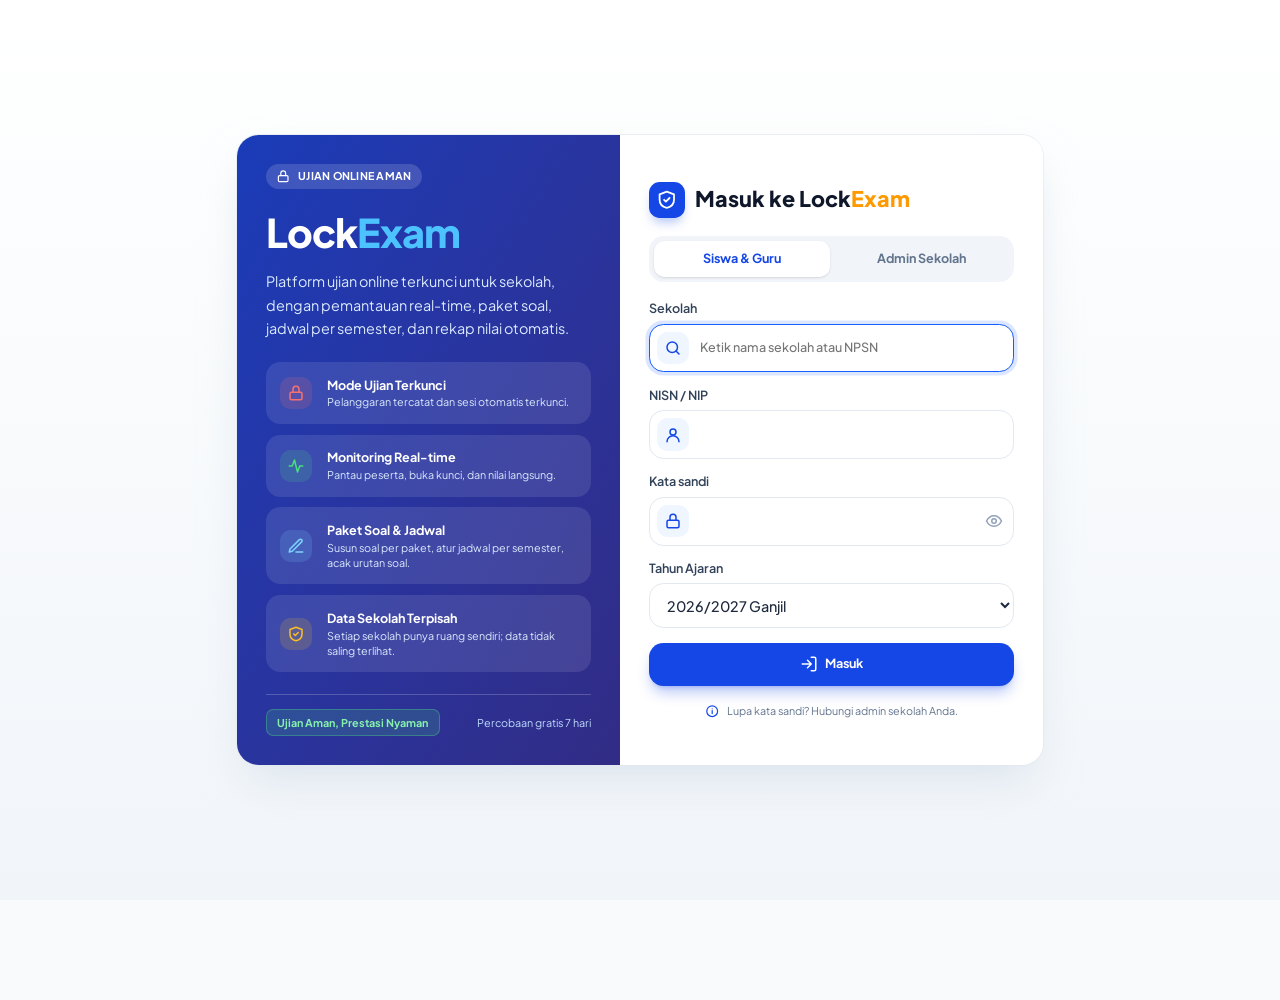
<file: index.html>
<!doctype html><html lang="id" translate="no" class="notranslate"><head><meta charset="utf-8"/>
<meta name="google" content="notranslate"/><meta http-equiv="Content-Language" content="id"/>
<meta name="viewport" content="width=device-width,initial-scale=1,viewport-fit=cover"/>
<meta name="theme-color" content="#ffffff"/>
<link rel="manifest" href="/manifest.webmanifest?v=18"/><link rel="icon" type="image/png" sizes="192x192" href="/icons/icon-192.png?v=18"/><link rel="icon" type="image/svg+xml" href="/icons/favicon.svg?v=18"/><link rel="apple-touch-icon" sizes="180x180" href="/icons/apple-touch-icon.png?v=18"/><meta name="apple-mobile-web-app-capable" content="yes"/>
<link rel="preconnect" href="https://fonts.googleapis.com"/><link rel="preconnect" href="https://fonts.gstatic.com" crossorigin/>
<link href="https://fonts.googleapis.com/css2?family=Plus+Jakarta+Sans:wght@400;500;600;700;800&display=swap" rel="stylesheet"/>
<title>LockExam</title>
<style>
:root{--vz:1}@media(min-width:1024px){:root{--vz:.9}html{zoom:.9}}
body{margin:0;font-family:"Plus Jakarta Sans",system-ui,sans-serif}
.boot{min-height:calc(100vh / var(--vz));min-height:calc(100dvh / var(--vz));display:grid;place-content:center;justify-items:center;gap:16px;background:linear-gradient(to bottom,#fff,#f1f5f9);color:#0f172a;text-align:center}
.boot .m{display:grid;place-items:center;width:64px;height:64px;border-radius:20px;background:linear-gradient(135deg,#1d4ed8,#3730a3);color:#fff;box-shadow:0 10px 15px -3px rgba(29,78,216,.3);animation:bp 1.6s ease-in-out infinite}
.boot .l{font-size:28px;font-weight:800;line-height:1.2}.boot .l b{color:#f59e0b}
.boot .t{width:180px;height:4px;border-radius:99px;background:#e2e8f0;overflow:hidden}
.boot .t i{display:block;height:100%;width:40%;background:#1d4ed8;border-radius:99px;animation:bi 1.2s ease-in-out infinite}
.boot small{color:#64748b;font-size:13px}
@keyframes bp{50%{opacity:.6;transform:scale(.97)}}@keyframes bi{from{transform:translateX(-100%)}to{transform:translateX(260%)}}
</style>  <script>
window.__ENV__ = {
  VITE_SUPABASE_URL: "https://dgcpdsqzllcnhvyvalaf.supabase.co",
  VITE_SUPABASE_ANON_KEY: "eyJhbGciOiJIUzI1NiIsInR5cCI6IkpXVCJ9.eyJpc3MiOiJzdXBhYmFzZSIsInJlZiI6ImRnY3Bkc3F6bGxjbmh2eXZhbGFmIiwicm9sZSI6ImFub24iLCJpYXQiOjE3OTU2ODU3NDksImV4cCI6MjExMTI2MTc0OX0.b1wSU-bIKmyH1See6G4V_3QpqJDvb_tDMrxQES2qqOw"
};
</script>
<script type="module" crossorigin src="/assets/index-l3-6NSvD.js"></script>
  <link rel="stylesheet" crossorigin href="/assets/index-BkufhDMT.css">
</head>
<body translate="no" class="notranslate"><div id="root"><div class="boot"><div class="m"><svg width="32" height="32" viewBox="0 0 24 24" fill="none" stroke="currentColor" stroke-width="2" stroke-linecap="round" stroke-linejoin="round"><path d="M12 3 4 6v6c0 5 3.5 8 8 9 4.5-1 8-4 8-9V6z"/><path d="m9 12 2 2 4-4"/></svg></div><div class="l">Lock<b>Exam</b></div><div class="t"><i></i></div><small>Menyiapkan aplikasi…</small></div></div></body></html>
</file>
<file: assets/index-BkufhDMT.css>
:root{--b1:#0147ac;--b2:#001455;--b3:#1b63d4;--g:linear-gradient(180deg,#0147ac,#001455);--ink:#0f1f3d;--tx:#334155;--mut:#64748b;--line:#e3e9f4;--bg:#f1f5fb;--gold:#f5b400;--ok:#16a34a;--bad:#dc2626;--vio:#7c3aed;--r:16px;--sh:0 1px 2px rgba(15,31,61,.04),0 8px 24px rgba(1,71,172,.07);--shh:0 2px 4px rgba(15,31,61,.05),0 14px 32px rgba(1,71,172,.13)}*{box-sizing:border-box;margin:0}html{-webkit-text-size-adjust:100%}body{font-family:Plus Jakarta Sans,Inter,system-ui,-apple-system,Segoe UI,sans-serif;background:var(--bg);color:var(--ink);font-size:14px;line-height:1.5;-webkit-font-smoothing:antialiased}h1,h2,h3{line-height:1.2}h3{font-size:16px;font-weight:700}button{font:inherit}:focus-visible{outline:2px solid var(--b3);outline-offset:2px}svg{max-width:100%;height:auto}b{font-weight:700}label{display:grid;gap:5px;font-size:12px;font-weight:500;color:var(--mut);text-align:left}input,select,textarea{padding:10px 12px;border:1px solid var(--line);border-radius:12px;font:inherit;color:var(--ink);background:#fff;transition:border-color .15s,box-shadow .15s}input:focus,select:focus,textarea:focus{outline:0;border-color:var(--b3);box-shadow:0 0 0 3px #1b63d426}select,textarea{width:100%}input:not([type=checkbox]):not([type=radio]):not([type=file]),select{min-height:42px}select{appearance:none;-webkit-appearance:none;-moz-appearance:none;padding-right:38px;cursor:pointer;text-overflow:ellipsis;background:#fff url("data:image/svg+xml,%3Csvg xmlns='http://www.w3.org/2000/svg' width='16' height='16' viewBox='0 0 24 24' fill='none' stroke='%2364748b' stroke-width='2.4' stroke-linecap='round' stroke-linejoin='round'%3E%3Cpath d='m6 9 6 6 6-6'/%3E%3C/svg%3E") no-repeat right 12px center/16px}select:hover:not(:disabled){border-color:#b9c9e6}select:disabled{background-color:#f3f6fb;color:var(--mut);cursor:not-allowed}.bar select{width:auto;min-width:210px;max-width:100%}input[type=checkbox]{padding:0;accent-color:var(--b1)}.pw{position:relative;display:block}.pw input{width:100%;padding-right:44px}.pw button{position:absolute;right:6px;top:50%;transform:translateY(-50%);border:0;background:none;color:var(--mut);padding:6px;cursor:pointer;display:grid;border-radius:8px}.pw button:hover{color:var(--b1)}.chk{display:flex;gap:8px;align-items:center;flex-direction:row}.form{max-width:560px;display:grid;gap:12px}.two{display:grid;grid-template-columns:1fr 1fr;gap:10px}.three{display:grid;grid-template-columns:repeat(3,1fr);gap:10px}.seg{display:flex;gap:8px;flex-wrap:wrap}.seg button{flex:1;min-width:150px;text-align:left;display:grid;gap:2px;padding:10px 12px;border:1px solid var(--line);border-radius:12px;background:#fff;color:var(--ink);cursor:pointer;font-size:13px;font-weight:700;transition:.15s}.seg button small{font-weight:500;color:var(--mut);font-size:12px}.seg button:hover{border-color:var(--b3)}.seg button.on{border-color:var(--b1);background:#eaf1fd;box-shadow:0 0 0 2px #0147ac26}.fld>b{font-size:12px;color:var(--mut);font-weight:500;display:block;margin-bottom:5px}.hint{font-size:12px;color:var(--mut);margin-top:5px}.hint.warn{color:#b45309}.btn,.q{display:inline-flex;align-items:center;justify-content:center;gap:8px;cursor:pointer;transition:background .15s,transform .1s,box-shadow .15s,border-color .15s;text-decoration:none}.btn{background:var(--b1);color:#fff;border:0;border-radius:99px;padding:11px 22px;font-weight:700;box-shadow:0 6px 14px #0147ac40}.btn:active,.q:active{transform:scale(.98)}.btn.gold{background:var(--gold);color:var(--b2);box-shadow:0 6px 14px #f5b40059}.btn.gold:hover{background:#ffc41f}.btn:disabled,.q:disabled{opacity:.55;cursor:not-allowed;box-shadow:none}.q{background:#fff;border:1px solid var(--line);padding:8px 14px;border-radius:12px;font-size:13px;font-weight:600;color:var(--ink)}.q:hover{border-color:var(--b3);color:var(--b1)}.q.p{background:var(--b2);color:#fff;border-color:var(--b2)}.q.p:hover{background:var(--b1);color:#fff}.ib{display:grid;place-items:center;width:40px;height:40px;border:0;border-radius:12px;background:transparent;color:var(--tx);cursor:pointer}.ib:hover{background:#eaf1fd;color:var(--b1)}.err,.ok{display:flex;gap:8px;align-items:flex-start;border-radius:12px;padding:10px 12px;font-size:13px;margin:6px 0;text-align:left}.err{background:#fef2f2;color:#b91c1c;border:1px solid #fecaca}.ok{background:#f0fdf4;color:#15803d;border:1px solid #bbf7d0}.note{color:var(--mut);font-size:12px;margin-top:8px}.card{background:#fff;border:1px solid var(--line);border-radius:var(--r);padding:18px;box-shadow:var(--sh)}.card h3 small{font-weight:500;color:var(--mut)}.bar{display:flex;gap:8px;flex-wrap:wrap;align-items:center;margin-bottom:12px}.bar h3{margin-right:auto}.bar input{width:180px}.bar input[type=checkbox]{width:auto}.scroll{overflow-x:auto;border-radius:12px}table{width:100%;border-collapse:collapse;font-size:13px}th,td{padding:11px 12px;border-bottom:1px solid var(--line);text-align:left;white-space:nowrap}th{color:var(--mut);font-weight:600;font-size:12px;background:#f8fafd;position:sticky;top:0}tbody tr:hover td{background:#f8fafd}.ac a{color:var(--b1);cursor:pointer;margin-right:14px;font-weight:600}.ac a:hover{text-decoration:underline}td.empty{padding:0;white-space:normal}.empty{text-align:center;color:var(--mut);padding:24px}.imp{background:#f4f8ff;border:1px solid #dbe7fb;border-radius:12px;padding:12px;margin-bottom:12px;display:grid;gap:8px;justify-items:start}.chips{display:flex;flex-wrap:wrap;gap:6px;margin-top:6px}.chip{border:1px solid var(--line);background:#fff;border-radius:99px;padding:5px 13px;font-size:13px;cursor:pointer;color:var(--ink);transition:.15s}.chip:hover{border-color:var(--b3)}.chip.on{background:var(--b1);color:#fff;border-color:var(--b1)}.st{display:inline-block;font-size:12px;font-weight:600;padding:2px 10px;border-radius:99px;background:#e3e9f4;color:var(--tx)}.st-berlangsung{background:#dbeafe;color:#1d4ed8}.st-selesai{background:#dcfce7;color:#15803d}.st-terkunci{background:#fee2e2;color:#b91c1c}.modal{position:fixed;top:0;right:0;bottom:0;left:0;z-index:300;background:#0014558c;-webkit-backdrop-filter:blur(3px);backdrop-filter:blur(3px);display:flex;align-items:center;justify-content:center;padding:16px;animation:fade .15s}.mdl{background:#fff;border-radius:var(--r);width:min(420px,100%);max-height:calc(calc(100vh / var(--vz)) - 32px);max-height:calc(calc(100dvh / var(--vz)) - 32px);display:flex;flex-direction:column;overflow:hidden;box-shadow:var(--shh);animation:pop .18s ease-out}.mdl.big{width:min(640px,100%)}.mdh{display:flex;align-items:center;justify-content:space-between;gap:12px;padding:14px 14px 12px 20px;border-bottom:1px solid var(--line);flex:none}.mdh h3{font-size:17px}.mdb{padding:16px 20px;overflow-y:auto;display:grid;gap:14px;align-content:start;overscroll-behavior:contain;flex:1;min-height:0}.mdf{display:flex;gap:8px;justify-content:flex-end;flex-wrap:wrap;padding:12px 20px;border-top:1px solid var(--line);background:#f8fafd;flex:none}.mdb .err{margin:0}.modal .card{width:min(420px,100%);display:grid;gap:12px;max-height:calc(90vh / var(--vz));overflow:auto;animation:pop .18s ease-out}.card.big{width:min(640px,100%)!important}.center{min-height:calc(100vh / var(--vz));min-height:calc(100dvh / var(--vz));display:grid;place-items:center;padding:16px}.auth{min-height:calc(100vh / var(--vz));min-height:calc(100dvh / var(--vz));display:grid;grid-template-columns:1.05fr 1fr}.auth-art{position:relative;overflow:hidden;background:linear-gradient(160deg,#0147ac,#001455);color:#fff;padding:56px;display:flex;flex-direction:column;justify-content:center;gap:16px}.auth-art:before{content:"";position:absolute;top:0;right:0;bottom:0;left:0;background:radial-gradient(circle at 85% 12%,rgba(245,180,0,.28),transparent 42%),radial-gradient(circle at 10% 95%,rgba(42,120,224,.5),transparent 45%)}.auth-art>*{position:relative}.art-ring{position:absolute!important;right:-120px;top:-120px;width:380px;height:380px;border-radius:50%;border:1px solid rgba(255,255,255,.16);box-shadow:0 0 0 50px #ffffff0a,0 0 0 100px #ffffff08}.auth-art h2{font-size:48px;font-weight:800}.auth-art b,.auth-brand b,.banner b,.lockname b,.lg-logo b{color:var(--gold)}.tag{font-size:20px;font-weight:700;max-width:440px}.gd{color:var(--gold)}.sub{opacity:.85;max-width:430px}.bl{width:60px;height:60px;border-radius:18px;background:linear-gradient(135deg,var(--b1),var(--b3));color:#fff;display:grid;place-items:center;box-shadow:0 8px 20px #0147ac4d}.bl.big{width:88px;height:88px;border-radius:26px;background:#ffffff1f;border:1px solid rgba(255,255,255,.25);-webkit-backdrop-filter:blur(8px);backdrop-filter:blur(8px)}.pills{display:flex;gap:8px;flex-wrap:wrap;margin-top:12px}.pill{display:inline-flex;gap:6px;align-items:center;background:#ffffff1f;border:1px solid rgba(255,255,255,.2);-webkit-backdrop-filter:blur(6px);backdrop-filter:blur(6px);border-radius:99px;padding:5px 12px;font-size:12px;font-weight:600;color:#fff}.auth-form{display:grid;place-items:center;padding:24px;background:#fff}.auth-card{width:min(380px,100%);display:grid;gap:14px}.auth-brand{display:grid;justify-items:center;text-align:center;gap:6px;margin-bottom:6px}.auth-brand h2{font-size:30px;font-weight:800}.auth-brand p{color:var(--mut)}.auth-card .btn{width:100%;padding:13px}.auth-card .q{width:100%}.auth-card .note{text-align:center}@media (max-width:860px){.auth{grid-template-columns:1fr}.auth-art{display:none}.auth-form{background:var(--g);min-height:calc(100vh / var(--vz));min-height:calc(100dvh / var(--vz))}.auth-card{background:#fff;padding:28px 24px;border-radius:22px;box-shadow:var(--shh)}}.app{min-height:calc(100vh / var(--vz));min-height:calc(100dvh / var(--vz))}.side{position:fixed;inset:0 auto 0 0;width:248px;background:var(--g);color:#fff;padding:18px 12px;overflow-y:auto;overflow-x:hidden;scrollbar-width:none;-ms-overflow-style:none;overscroll-behavior:contain;display:flex;flex-direction:column;gap:4px;z-index:30;transition:width .2s}.brand{text-align:center;font-weight:700;font-size:13px;display:grid;gap:8px;justify-items:center;padding:4px 4px 0}.brand img{border-radius:50%;object-fit:contain}.brand .bl{background:#ffffff1f;border:1px solid rgba(255,255,255,.2)}.lockname{display:flex;align-items:center;justify-content:center;gap:8px;font-size:22px;font-weight:800;margin:12px 0 10px;color:#fff}.side nav{flex:1}.grp{font-size:11px;letter-spacing:.08em;text-transform:uppercase;color:#8fb0ee;padding:14px 14px 6px;font-weight:600}.side nav button,.bnav button{display:flex;align-items:center;gap:12px;width:100%;padding:11px 14px;border:0;border-radius:12px;background:transparent;color:#dbe7ff;cursor:pointer;font-size:14px;font-weight:500;text-align:left;transition:background .15s}.side nav button:hover{background:#ffffff17;color:#fff}.side nav button.on{background:var(--b3);color:#fff;font-weight:700;box-shadow:0 6px 16px #0003}.sidefoot{margin-top:10px;padding:12px 14px;border-radius:14px;background:#ffffff14;display:grid;gap:2px}.sidefoot small{color:#9db9ee;font-size:11px}main{margin-left:248px;min-height:calc(100vh / var(--vz));min-height:calc(100dvh / var(--vz));display:flex;flex-direction:column;transition:margin .2s}.app.col .side{width:76px;padding-inline:10px}.app.col main{margin-left:76px}.app.col .lbl{display:none}.app.col .side nav button{justify-content:center;padding:12px 0}.app.col .brand,.app.col .lockname{justify-content:center}.app.col .brand .bl,.app.col .brand img{width:44px;height:44px}main>header{position:sticky;top:0;z-index:20;display:flex;align-items:center;gap:14px;padding:calc(12px + env(safe-area-inset-top,0px)) 24px 12px;background:#ffffffdb;-webkit-backdrop-filter:saturate(1.4) blur(12px);backdrop-filter:saturate(1.4) blur(12px);border-bottom:1px solid var(--line)}.hid{flex:1;min-width:0}.hid h1{font-size:18px;font-weight:800;white-space:nowrap;overflow:hidden;text-overflow:ellipsis}.hid p{font-size:12px;color:var(--mut);white-space:nowrap;overflow:hidden;text-overflow:ellipsis}.usr{display:flex;gap:10px;align-items:center;flex:none}.meta{display:grid;line-height:1.25;text-align:right}.meta b{font-size:13px}.meta small{color:var(--mut);font-size:12px}.av{width:38px;height:38px;border-radius:50%;background:linear-gradient(135deg,var(--b1),var(--b3));color:#fff;display:grid;place-items:center;font-weight:700}.wrap{padding:22px 24px;flex:1}.page{display:grid;gap:16px;align-content:start;animation:rise .28s ease-out backwards}footer{display:flex;justify-content:space-between;gap:12px;flex-wrap:wrap;background:linear-gradient(90deg,#0147ac,#001455);color:#e6eeff;font-size:12px;padding:14px 24px}.fr{color:var(--gold);font-style:italic}.bnav,.sheetbg{display:none}.banner{position:relative;overflow:hidden;border-radius:20px;background:linear-gradient(110deg,#001455,#0147ac 60%,#2a78e0);color:#fff;padding:26px 30px;display:flex;align-items:center;justify-content:space-between;gap:24px;box-shadow:var(--shh)}.banner:after{content:"";position:absolute;top:0;right:0;bottom:0;left:0;background:radial-gradient(circle at 88% 15%,rgba(245,180,0,.3),transparent 38%);pointer-events:none}.banner>*{position:relative;z-index:1}.banner h2{font-size:34px;font-weight:800}.banner .tag{font-size:17px;margin:3px 0 2px}.banner .sub{font-size:13px;margin-bottom:14px;max-width:560px}.bact{display:flex;gap:10px 14px;align-items:center;flex-wrap:wrap}.bact .btn{padding:9px 18px;font-size:13px}.bact .pills{margin:0}.bact .pill{padding:4px 10px;font-size:11.5px}.art{flex:none;display:grid;place-items:center}.examart{display:block;width:220px;height:auto;filter:drop-shadow(0 8px 18px rgba(0,20,85,.35))}.stats{display:grid;grid-template-columns:repeat(4,1fr);gap:14px}.stc{display:flex;align-items:center;gap:14px;cursor:pointer;transition:transform .15s,box-shadow .15s}.stc:hover{transform:translateY(-2px);box-shadow:var(--shh)}.stc .ico{width:48px;height:48px;border-radius:50%;display:grid;place-items:center;color:#fff;flex:none}.stc b{font-size:28px;font-weight:800;display:block;line-height:1.1;font-variant-numeric:tabular-nums}.stc span{color:var(--mut);font-size:13px}.spark{margin-left:auto;width:84px;height:34px;flex:none}.stc.plain{display:block;cursor:default}.stc.plain:hover{transform:none;box-shadow:var(--sh)}.row{display:grid;grid-template-columns:1.6fr 1fr 1.2fr;gap:14px}.lg{display:flex;gap:14px;font-size:12px;color:var(--mut);margin:4px 0 8px}.dot{display:inline-block;width:9px;height:9px;border-radius:50%;margin-right:6px}.chart{position:relative}.tip{position:absolute;top:4px;max-width:calc(100% - 8px);transform:translate(-50%);background:var(--ink);color:#fff;border-radius:10px;padding:8px 10px;font-size:12px;display:grid;gap:2px;pointer-events:none;white-space:nowrap;box-shadow:var(--shh)}.don{display:flex;gap:16px;align-items:center;justify-content:center;flex-wrap:wrap;padding-top:8px}.legend{display:grid;gap:8px;font-size:13px}.quick{display:flex;gap:10px;align-items:center;flex-wrap:wrap}.act{display:flex;gap:12px;align-items:center;padding:11px 0;border-bottom:1px solid var(--line);font-size:13px;font-weight:600}.act:last-child{border:0}.act>span{margin-left:auto;font-size:12px;color:var(--mut);font-weight:500;text-align:right}.act>i{width:30px;height:30px;border-radius:50%;display:grid;place-items:center;color:#fff;flex:none}.act small{display:block;color:var(--mut);font-size:12px;font-weight:400}.topbar{position:fixed;top:0;left:0;right:0;height:3px;z-index:200;background:linear-gradient(90deg,var(--gold),#ffd45e);transform-origin:left;transform:scaleX(0);opacity:0;transition:transform .25s ease,opacity .25s;box-shadow:0 0 8px #f5b400b3;pointer-events:none}.topbar.on{opacity:1}.slow{position:fixed;right:16px;bottom:16px;z-index:200;display:flex;gap:10px;align-items:center;background:var(--ink);color:#fff;padding:10px 16px;border-radius:99px;font-size:13px;box-shadow:var(--shh);animation:rise .2s}.spin{display:inline-block;width:14px;height:14px;border:2px solid currentColor;border-right-color:transparent;border-radius:50%;animation:rot .7s linear infinite;flex:none}.sk{display:block;border-radius:8px;background:linear-gradient(90deg,#e8eef8 25%,#f6f9fe 37%,#e8eef8 63%);background-size:400% 100%;animation:sh 1.4s ease infinite}.skr td{padding:14px 12px}.splash{min-height:calc(100vh / var(--vz));min-height:calc(100dvh / var(--vz));display:grid;place-content:center;justify-items:center;gap:16px;background:var(--g);color:#fff;text-align:center;padding:24px}.lg-logo{font-size:38px;font-weight:800;animation:pulse 1.6s ease-in-out infinite}.ind{width:210px;height:4px;border-radius:99px;background:#fff3;overflow:hidden}.ind i{display:block;height:100%;width:40%;background:var(--gold);border-radius:99px;animation:ind 1.2s ease-in-out infinite}.splash small{opacity:.85}.splash .q{margin-top:6px}.pbar{display:grid;gap:8px;width:100%}.pbl{display:flex;justify-content:space-between;gap:10px;flex-wrap:wrap;font-size:13px}.pbl span{color:var(--mut)}.trk{height:10px;border-radius:99px;background:#dbe4f3;overflow:hidden}.fil{height:100%;border-radius:99px;background:linear-gradient(90deg,var(--b1),#2a78e0);transition:width .3s ease}.fil.busy{background-image:linear-gradient(45deg,rgba(255,255,255,.25) 25%,transparent 25%,transparent 50%,rgba(255,255,255,.25) 50%,rgba(255,255,255,.25) 75%,transparent 75%),linear-gradient(90deg,var(--b1),#2a78e0);background-size:20px 20px,100% 100%;animation:stripe 1s linear infinite}.emp{display:grid;justify-items:center;gap:6px;padding:36px 16px;color:var(--mut);text-align:center}.emp b{color:var(--ink);font-size:15px}.eic{width:56px;height:56px;border-radius:50%;background:#eaf1fd;color:var(--b1);display:grid;place-items:center;margin-bottom:4px}.eic.bad{background:#fef2f2;color:var(--bad)}.emp .q{margin-top:8px}.stu{min-height:calc(100vh / var(--vz));min-height:calc(100dvh / var(--vz))}.stuhead{position:relative;display:flex;justify-content:space-between;align-items:center;gap:12px;padding:calc(22px + env(safe-area-inset-top,0px)) 24px 56px;background:linear-gradient(110deg,#001455,#0147ac 65%,#2a78e0);color:#fff}.stuhead>div{min-width:0}.stuhead .q{flex:none}.stuhead small{opacity:.8;display:block}.stuhead h1{font-size:22px;font-weight:800;overflow-wrap:anywhere}.stubody{position:relative;z-index:1;max-width:760px;margin:-34px auto 0;padding:0 16px calc(32px + env(safe-area-inset-bottom,0px))}.stubody .card{min-width:0}.stu .act>div{min-width:0;overflow-wrap:anywhere}.stu .act>span{flex:none}@media (max-width:480px){.stu .act{flex-wrap:wrap}.stu .act>span{margin-left:0;text-align:left}}.ex{min-height:calc(100vh / var(--vz));min-height:calc(100dvh / var(--vz));display:flex;flex-direction:column;background:#f4f7fc;user-select:none;-webkit-user-select:none;-webkit-touch-callout:none}.ex-top{position:sticky;top:0;z-index:40;display:flex;align-items:center;gap:14px;padding:calc(10px + env(safe-area-inset-top,0px)) 24px 10px;background:#fffffff0;-webkit-backdrop-filter:saturate(1.4) blur(12px);backdrop-filter:saturate(1.4) blur(12px);border-bottom:1px solid var(--line)}.ex-brand{display:flex;align-items:center;gap:12px;min-width:0;flex:1}.ex-brand img{border-radius:10px;object-fit:contain;flex:none}.ex-mark{width:36px;height:36px;border-radius:11px;background:var(--g);color:#fff;display:grid;place-items:center;flex:none}.ex-title{min-width:0}.ex-title b{display:block;font-size:15px;font-weight:800;color:var(--ink);white-space:nowrap;overflow:hidden;text-overflow:ellipsis}.ex-title small{display:block;font-size:12px;color:var(--mut);white-space:nowrap;overflow:hidden;text-overflow:ellipsis}.ex-r{display:flex;align-items:center;gap:10px;flex:none}.ex-viol{display:inline-flex;align-items:center;gap:6px;font-size:12px;font-weight:700;color:var(--tx);background:#f1f5fb;border:1px solid var(--line);padding:6px 12px;border-radius:99px;white-space:nowrap}.ex-viol.has{background:#fff7ed;border-color:#fed7aa;color:#c2410c}.ex-timer{display:inline-flex;align-items:center;gap:7px;font-size:17px;font-weight:800;font-variant-numeric:tabular-nums;color:#fff;background:var(--b2);padding:6px 14px;border-radius:99px;box-shadow:0 4px 12px #00145538;white-space:nowrap}.ex-timer.warn{background:#b45309}.ex-timer.crit{background:var(--bad);animation:pulse 1s ease-in-out infinite}.ex-prog{position:absolute;left:0;right:0;bottom:-1px;height:3px;overflow:hidden}.ex-prog i{display:block;height:100%;background:linear-gradient(90deg,var(--b1),var(--gold));border-radius:0 3px 3px 0;transition:width .3s ease}.ex-body{flex:1;width:100%;max-width:1120px;margin:0 auto;padding:22px 20px calc(24px + env(safe-area-inset-bottom,0px));display:grid;grid-template-columns:minmax(0,1fr) 300px;gap:18px;align-items:start}.ex-body>*{min-width:0}.ex-q,.ex-sc{background:#fff;border:1px solid var(--line);border-radius:18px;box-shadow:var(--sh)}.ex-q{padding:24px 26px}.ex-qh{display:flex;align-items:center;justify-content:space-between;gap:10px;margin-bottom:16px;padding-bottom:14px;border-bottom:1px solid var(--line)}.ex-no{font-size:13px;font-weight:800;color:var(--b1);background:#eaf1fd;padding:5px 14px;border-radius:99px}.ex-badge{display:inline-flex;gap:6px;align-items:center;font-size:12px;font-weight:700;color:var(--mut)}.ex-badge.ok{color:var(--ok)}.tanya{font-size:17px;line-height:1.65;margin:0 0 20px;color:var(--ink);overflow-wrap:anywhere}.ex-opts{display:grid;gap:10px}.opt{display:flex;gap:14px;align-items:flex-start;width:100%;text-align:left;padding:13px 16px;border:1.5px solid var(--line);border-radius:14px;background:#fff;font:inherit;font-size:15px;line-height:1.55;color:var(--ink);cursor:pointer;transition:border-color .15s,background .15s,box-shadow .15s}.opt>b{flex:none;width:34px;height:34px;border-radius:50%;display:grid;place-items:center;background:#eef2f9;color:var(--tx);font-size:14px;transition:background .15s,color .15s}.opt:hover{border-color:var(--b3);background:#f8fbff}.opt.on{border-color:var(--b1);background:#eaf1fd;box-shadow:0 0 0 3px #0147ac1f}.opt.on>b{background:var(--b1);color:#fff}.optx{flex:1;min-width:0;align-self:center;overflow-wrap:anywhere}.optx .qimg{max-height:150px}.ex-nav{display:flex;justify-content:space-between;gap:10px;margin-top:22px;padding-top:16px;border-top:1px solid var(--line)}.ex-nav .btn,.ex-nav .q{min-height:44px;padding-inline:20px}.ex-sc{position:sticky;top:84px;padding:18px;display:grid;gap:14px}.ex-sc h4{font-size:14px;font-weight:800}.ex-stat{display:grid;grid-template-columns:1fr 1fr;gap:8px}.ex-stat span{display:grid;padding:8px 12px;border:1px solid var(--line);border-radius:12px;background:#f8fafd;font-size:12px;color:var(--mut)}.ex-stat b{font-size:20px;line-height:1.2;color:var(--ink)}.qgrid{display:grid;grid-template-columns:repeat(auto-fill,minmax(40px,1fr));gap:6px;max-height:300px;overflow:auto;padding:2px}.qn{height:40px;border:1.5px solid var(--line);border-radius:10px;background:#fff;color:var(--tx);font-size:13px;font-weight:700;cursor:pointer;transition:border-color .12s,background .12s}.qn:hover{border-color:var(--b3)}.qn.done{background:#dcfce7;border-color:#86efac;color:#166534}.qn.cur{background:var(--b1);border-color:var(--b1);color:#fff;box-shadow:0 0 0 3px #0147ac33}.ex-leg{display:flex;flex-wrap:wrap;gap:6px 14px;font-size:11.5px;color:var(--mut)}.ex-leg span{display:inline-flex;gap:6px;align-items:center}.ex-leg i{width:12px;height:12px;border-radius:4px;border:1.5px solid var(--line);background:#fff}.ex-leg i.d{background:#dcfce7;border-color:#86efac}.ex-leg i.c{background:var(--b1);border-color:var(--b1)}.ex-fin{width:100%;min-height:44px}.ex-center{flex:1;display:grid;place-items:center;padding:24px 16px calc(24px + env(safe-area-inset-bottom,0px))}.ex-card{width:min(560px,100%);display:grid;gap:18px;padding:28px;background:#fff;border:1px solid var(--line);border-radius:20px;box-shadow:var(--shh)}.ex-card h4{font-size:12px;font-weight:800;letter-spacing:.06em;text-transform:uppercase;color:var(--mut);margin-bottom:10px}.ex-gh{display:flex;gap:14px;align-items:center}.ex-gh small{display:block;margin-bottom:2px;font-size:12px;font-weight:600;color:var(--mut)}.ex-gh h2,.ex-msg h2{font-size:21px;font-weight:800;overflow-wrap:anywhere}.ex-gi{width:52px;height:52px;border-radius:16px;background:var(--g);color:#fff;display:grid;place-items:center;flex:none;box-shadow:0 8px 20px #0147ac47}.ex-gi.bad{background:linear-gradient(135deg,#dc2626,#991b1b);box-shadow:0 8px 20px #dc262647}.ex-gi.good{background:linear-gradient(135deg,#16a34a,#166534);box-shadow:0 8px 20px #16a34a47}.ex-who{display:flex;gap:12px;align-items:center;padding:10px 14px;border-radius:14px;background:#f4f8ff;border:1px solid #dbe7fb;font-size:13px}.ex-who small{display:block;color:var(--mut);font-size:12px}.ex-facts{display:grid;grid-template-columns:repeat(3,1fr);gap:10px}.ex-facts div{display:grid;justify-items:center;gap:2px;padding:12px 8px;text-align:center;border:1px solid var(--line);border-radius:14px;background:#f8fafd;color:var(--b1)}.ex-facts b{font-size:15px;color:var(--ink)}.ex-facts small{font-size:11.5px;color:var(--mut)}.ex-rules{list-style:none;padding:0;display:grid;gap:9px;font-size:13px;line-height:1.55;color:var(--tx)}.ex-rules li{display:flex;gap:10px;align-items:flex-start}.ex-rules svg{flex:none;margin-top:2px;color:var(--b1)}.ex-act{display:flex;gap:10px;justify-content:flex-end;flex-wrap:wrap}.ex-act .btn,.ex-act .q{min-height:44px}.ex-msg{display:grid;justify-items:center;gap:12px;text-align:center}.ex-msg p{color:var(--tx)}.ex-msg .btn{margin-top:4px}.pm{position:relative}.pm-btn{display:flex;align-items:center;gap:10px;padding:3px 10px 3px 3px;border:1px solid var(--line);border-radius:99px;background:#fff;color:var(--ink);cursor:pointer;transition:border-color .15s,box-shadow .15s}.pm-btn:hover,.pm-btn[aria-expanded=true]{border-color:var(--b3);box-shadow:0 0 0 3px #1b63d41f}.pm-btn .av{width:34px;height:34px;font-size:14px}.pm-meta{display:grid;max-width:150px;line-height:1.2;text-align:left}.pm-meta b{font-size:13px;white-space:nowrap;overflow:hidden;text-overflow:ellipsis}.pm-meta small{font-size:11px;color:var(--mut)}.pm-btn>svg{color:var(--mut);transition:transform .15s}.pm-btn[aria-expanded=true]>svg{transform:rotate(180deg)}.pm-menu{color:var(--ink);text-align:left;font-weight:400;position:absolute;right:0;top:calc(100% + 8px);z-index:60;width:272px;padding:8px;background:#fff;border:1px solid var(--line);border-radius:16px;box-shadow:var(--shh);transform-origin:top right;animation:pop .14s ease-out}.pm-head{display:flex;gap:12px;align-items:center;padding:8px 10px 12px;margin-bottom:6px;border-bottom:1px solid var(--line)}.pm-head>div{min-width:0;display:grid;gap:2px;line-height:1.3}.pm-head b{display:block;font-size:14px;font-weight:700;color:var(--ink);overflow-wrap:anywhere}.pm-head small{display:block;opacity:1;font-size:12px;color:var(--mut)}.pm-head .av{width:44px;height:44px;flex:none;font-size:18px;line-height:1;color:#fff;opacity:1;background:linear-gradient(135deg,var(--b1),var(--b3))}.pm-menu>button{display:flex;gap:12px;align-items:center;width:100%;padding:10px 12px;border:0;border-radius:10px;background:transparent;color:var(--ink);font-size:14px;font-weight:600;text-align:left;cursor:pointer}.pm-menu>button:hover{background:#eaf1fd;color:var(--b1)}.pm-menu>button.danger{color:#b91c1c}.pm-menu>button.danger:hover{background:#fef2f2;color:#b91c1c}.btn.danger{background:var(--bad);box-shadow:0 6px 14px #dc262640}.btn.danger:hover{background:#b91c1c}.pwform{display:grid;gap:12px}.pwm{display:grid;grid-template-columns:repeat(3,1fr);gap:4px}.pwm i{height:5px;border-radius:99px;background:#e3e9f4}.pwm.s1 i:nth-child(1){background:var(--bad)}.pwm.s2 i:nth-child(-n+2){background:#f59e0b}.pwm.s3 i{background:var(--ok)}.pwl{font-size:12px;color:var(--mut);margin-top:-6px}.qimg{display:inline-block;max-width:100%;max-height:320px;border-radius:8px;vertical-align:middle;margin:4px 2px}.rf{display:grid;gap:4px}.rfbar{display:flex;gap:10px;align-items:center;flex-wrap:wrap}.rfbar .q{display:inline-flex;gap:6px;align-items:center;font-size:12px;padding:5px 10px;color:var(--ink)}.rfprev{background:#f1f5fb;border-radius:8px;padding:8px;font-size:14px}.ex .qimg{pointer-events:none;-webkit-user-select:none;user-select:none;-webkit-user-drag:none}@keyframes rise{0%{opacity:0;transform:translateY(8px)}to{opacity:1;transform:none}}@keyframes fade{0%{opacity:0}to{opacity:1}}@keyframes pop{0%{opacity:0;transform:scale(.96)}to{opacity:1;transform:none}}@keyframes rot{to{transform:rotate(360deg)}}@keyframes sh{0%{background-position:100% 50%}to{background-position:0 50%}}@keyframes pulse{50%{opacity:.6;transform:scale(.97)}}@keyframes ind{0%{transform:translate(-100%)}to{transform:translate(260%)}}@keyframes stripe{to{background-position:20px 0,0 0}}@media (max-width:1100px){.row{grid-template-columns:1fr 1fr}.row>.card:first-child{grid-column:1/-1}}@media (max-width:900px){.side{display:none}main,.app.col main{margin-left:0;padding-bottom:92px}.hb,.meta{display:none}main>header{padding:calc(10px + env(safe-area-inset-top,0px)) 14px 10px}.wrap{padding:14px}.stats{grid-template-columns:1fr 1fr}.row{grid-template-columns:1fr}footer{padding:12px 14px}.banner{padding:25px 18px}.banner h2{font-size:28px}.banner .tag{font-size:15px}.art{display:none}.bnav{display:flex;position:fixed;left:10px;right:10px;bottom:calc(10px + env(safe-area-inset-bottom,0px));background:#001455e6;-webkit-backdrop-filter:blur(14px);backdrop-filter:blur(14px);border-radius:22px;padding:6px;justify-content:space-around;z-index:40;box-shadow:0 10px 30px #00145559}.bnav button{flex-direction:column;justify-content:center;gap:3px;font-size:11px;padding:7px 4px;width:auto;flex:1;min-width:0;border-radius:16px;font-weight:600}.bnav button.on{background:#ffffff2e;color:#fff}.sheetbg{display:block;position:fixed;top:0;right:0;bottom:0;left:0;background:#00145573;z-index:45;animation:fade .15s}.sheet{position:absolute;left:10px;right:10px;bottom:calc(88px + env(safe-area-inset-bottom,0px));background:#fff;border-radius:22px;padding:16px;box-shadow:var(--shh);animation:rise .2s}.sgrid{display:grid;grid-template-columns:repeat(3,1fr);gap:8px}.sgrid button{display:grid;justify-items:center;gap:6px;padding:14px 6px;border:1px solid var(--line);border-radius:16px;background:#fff;color:var(--ink);font-size:12px;font-weight:600;cursor:pointer}.sgrid button.on{background:var(--b1);color:#fff;border-color:var(--b1)}.slow{bottom:100px}.bar input,.bar h3{width:100%}}@media (max-width:600px){.two,.three{grid-template-columns:1fr}.stc b{font-size:24px}.spark{display:none}.stuhead{padding:calc(18px + env(safe-area-inset-top,0px)) 16px 52px}.stuhead h1{font-size:19px}}@media (max-width:900px){.ex-body{grid-template-columns:minmax(0,1fr);padding:14px 12px calc(16px + env(safe-area-inset-bottom,0px))}.ex-sc{position:static}.ex-q{padding:18px 16px}.ex-nav{position:sticky;bottom:0;z-index:5;margin:22px -16px -18px;padding:12px 16px calc(12px + env(safe-area-inset-bottom,0px));background:#fffffff5;-webkit-backdrop-filter:blur(8px);backdrop-filter:blur(8px);border-radius:0 0 18px 18px}}@media (max-width:700px){.ex-top{padding-inline:14px;gap:10px}.ex-r{gap:8px}.ex-viol .vt,.pm-meta,.pm-btn>svg{display:none}.ex-viol{padding:6px 10px}.pm-btn{padding:3px}.ex-timer{font-size:15px;padding:6px 11px}.tanya{font-size:16px}.ex-facts{grid-template-columns:1fr}.ex-facts div{grid-template-columns:auto 1fr auto;justify-items:start;align-items:center;gap:10px;text-align:left}.ex-card{padding:20px 16px}}@media (max-width:480px){.ex-brand .ex-mark,.ex-brand img{display:none}}@media (prefers-reduced-motion:reduce){*,*:before,*:after{animation-duration:.01ms!important;animation-iteration-count:1!important;transition-duration:.01ms!important}.fil.busy,.sk{animation:none}}@media print{.ex{display:none}}.pk{display:grid;gap:14px}.pk-head{display:flex;gap:12px;align-items:center;flex-wrap:wrap}.pk-head h3{font-size:18px}.pk-steps{list-style:none;display:flex;gap:8px;flex-wrap:wrap;padding:0;margin:0}.pk-steps li{display:flex;align-items:center;gap:8px;padding:7px 14px;border:1px solid var(--line);border-radius:99px;background:#fff;color:var(--mut);font-size:13px;font-weight:600}.pk-steps li b{width:22px;height:22px;border-radius:50%;display:grid;place-items:center;background:#eaf1fd;color:var(--b1);font-size:12px}.pk-steps li.on{background:var(--g);color:#fff;border-color:transparent}.pk-steps li.on b{background:#fff;color:var(--b1)}.pk-steps li.ok{color:var(--ink)}.pk-steps li.ok b{background:#dcfce7;color:var(--ok)}.pk-mob{display:none;position:relative;background:#fff;border:1px solid var(--line);border-radius:12px;padding:10px 14px 14px;font-size:13px;font-weight:600;overflow:hidden}.pk-mob i{position:absolute;left:0;bottom:0;height:4px;background:var(--g);border-radius:0 4px 4px 0;transition:width .2s}.pk-card{display:grid;gap:14px;max-width:1000px}.pk-card h4{display:flex;gap:8px;align-items:center;font-size:16px}.chip:disabled,.seg button:disabled{opacity:.55;cursor:not-allowed}.pk-sum{display:flex;justify-content:space-between;align-items:center;gap:10px;flex-wrap:wrap;padding:12px 14px;border-radius:12px;background:#f4f8ff;border:1px solid #dbe7fb}.pk-meta{display:flex;justify-content:space-between;align-items:center;gap:10px;flex-wrap:wrap;font-size:13px;color:var(--tx)}.pk-meta span{display:inline-flex;gap:6px;align-items:center}.pk-tabs{display:flex;gap:6px;flex-wrap:wrap}.pk-tabs button{display:inline-flex;gap:6px;align-items:center;padding:8px 14px;border-radius:10px;border:1px solid var(--line);background:#fff;font-weight:600;font-size:13px;color:var(--tx);cursor:pointer}.pk-tabs button.on{background:#eaf1fd;border-color:var(--b1);color:var(--b1)}.pk-imp{display:grid;gap:10px}.pk-btns{display:flex;gap:8px;flex-wrap:wrap;align-items:center}.pk-btns.sp{justify-content:space-between}.pk-btns label.q{display:inline-flex;gap:6px;align-items:center;cursor:pointer}.q.sm{font-size:12px;padding:5px 10px}.pk-ed{display:grid;grid-template-columns:170px minmax(0,1fr);gap:16px}.pk-nav{display:grid;gap:8px;align-content:start}.pk-nav small{color:var(--mut);font-size:11px}.pk-num{display:grid;grid-template-columns:repeat(5,1fr);gap:5px;max-height:340px;overflow:auto;padding:2px}.pk-num button{height:32px;border-radius:8px;border:1px solid var(--line);background:#fff;font-size:12px;font-weight:600;cursor:pointer}.pk-num button.d{background:#dcfce7;color:#166534;border-color:#bbf7d0}.pk-num button.w{background:#fef3c7;color:#92400e;border-color:#fde68a}.pk-num button.c{background:var(--b1);border-color:var(--b1);color:#fff;box-shadow:0 0 0 3px #0147ac2e}.pk-form{display:grid;gap:12px;min-width:0}.pk-qh{display:flex;gap:10px;align-items:center;flex-wrap:wrap}.pk-qh b{margin-right:auto;font-size:15px}.pk-opt{display:flex;gap:10px;align-items:flex-start}.pk-o{flex:1;min-width:0}.pk-k{width:40px;height:40px;margin-top:20px;border-radius:50%;border:1.5px solid var(--line);background:#fff;font-weight:700;color:var(--tx);cursor:pointer;flex:none;display:grid;place-items:center;transition:.15s}.pk-k:hover{border-color:var(--b3);color:var(--b1)}.pk-opt.key .pk-k{background:var(--ok);border-color:var(--ok);color:#fff}.pk-opt.key .rf input,.pk-opt.key .rf textarea{border-color:#86efac;background:#f0fdf4}.pk-stat{display:grid;grid-template-columns:repeat(auto-fit,minmax(88px,1fr));gap:10px}.pk-stat div{background:#f8fafd;border:1px solid var(--line);border-radius:12px;padding:10px 12px;display:grid}.pk-stat b{font-size:22px;color:var(--ink)}.pk-stat b.bad{color:var(--bad)}.pk-stat b.good{color:var(--ok)}.pk-stat span{font-size:12px;color:var(--mut)}.pk-prev{display:grid;gap:10px;max-height:440px;overflow:auto;border:1px solid var(--line);border-radius:12px;padding:12px}.pk-pq{display:flex;gap:10px;padding-bottom:10px;border-bottom:1px solid var(--line)}.pk-pq:last-child{border:0;padding-bottom:0}.pk-pq>div{min-width:0;flex:1}.pk-pt{margin-bottom:6px;font-size:14px}.pk-po{display:flex;gap:8px;align-items:flex-start;font-size:13px;padding:3px 6px;border-radius:8px}.pk-po i{font-style:normal;font-weight:700;width:18px;flex:none;color:var(--mut)}.pk-po.key{background:#f0fdf4;color:#166534}.pk-po.key i{color:#166534}.err a{color:var(--b1);cursor:pointer;font-weight:600;margin-left:8px}@media (max-width:900px){.pk-steps{display:none}.pk-mob{display:block}.pk-ed{grid-template-columns:1fr}.pk-num{display:flex;overflow-x:auto;max-height:none}.pk-num button{min-width:36px;flex:none}.pk-sum{position:sticky;bottom:calc(86px + env(safe-area-inset-bottom,0px));z-index:5;background:#fff;box-shadow:var(--shh)}}@media (max-width:600px){.pk-k{width:36px;height:36px}.pk-sum .btn{width:100%;justify-content:center}}.jw-stp{display:flex;gap:8px;align-items:center;flex-wrap:wrap}.jw-stp input{width:72px;text-align:center}.jw-stp .q{width:40px;height:40px;padding:0;font-size:18px}.jw-sum{width:100%;font-size:13px}.jw-sum td{white-space:normal;padding:8px 4px}.jw-sum td:first-child{color:var(--mut);width:110px;font-weight:600}.pk-steps li[style*=pointer]:hover{border-color:var(--b3)}.nl-list{display:grid;gap:10px;margin-top:12px}.nl-it{display:grid;grid-template-columns:minmax(0,1fr) auto;gap:8px 14px;align-items:center;padding:14px 16px;border:1px solid var(--line);border-radius:14px;background:#fff;cursor:pointer;transition:.15s}.nl-it:hover,.nl-it:focus-visible{border-color:var(--b3);box-shadow:var(--shh);outline:none}.nl-it.skel{height:84px;background:linear-gradient(90deg,#eef2f9,#f7f9fd,#eef2f9);background-size:200% 100%;animation:nlsk 1.2s infinite}.nl-it b{font-size:15px;display:block}.nl-it small{display:block;color:var(--mut);font-size:12px;margin-top:2px}.nl-meta{display:flex;gap:6px;flex-wrap:wrap;margin-top:8px}.nl-tg{padding:3px 10px;border-radius:99px;font-size:11px;font-weight:600;background:#eef2f9;color:#475569}.nl-tg.ok{background:#dcfce7;color:#166534}.nl-tg.wr{background:#fef3c7;color:#92400e}.nl-tg.in{background:#eaf1fd;color:var(--b1)}.nl-rt{text-align:right}.nl-rt b{font-size:24px;color:var(--b1)}.nl-rt small{white-space:nowrap}.st-tidak_ikut{background:#fee2e2;color:#b91c1c}@media (max-width:600px){.nl-it{grid-template-columns:1fr}.nl-rt{text-align:left;display:flex;gap:10px;align-items:baseline;flex-wrap:wrap}}@keyframes nlsk{to{background-position:-200% 0}}.pk-fmt{border:1px solid var(--line);border-radius:12px;padding:8px 14px;background:#f8fafd}.pk-fmt summary{cursor:pointer;font-weight:600;font-size:13px;color:var(--b1)}.pk-fmt pre{margin:10px 0;padding:12px 14px;border-radius:10px;background:#0b1b3d;color:#e6efff;font:13px/1.6 ui-monospace,Menlo,Consolas,monospace;overflow:auto;white-space:pre}.pwa{position:fixed;left:12px;right:12px;bottom:calc(12px + env(safe-area-inset-bottom,0px));z-index:60;max-width:460px;margin-inline:auto;background:#fff;border:1px solid var(--line);border-radius:18px;box-shadow:var(--shh);padding:14px;display:grid;grid-template-columns:auto minmax(0,1fr);gap:6px 12px;align-items:center;animation:rise .25s ease-out}.pwa .pi{width:44px;height:44px;border-radius:14px;background:var(--g);color:#fff;display:grid;place-items:center}.pwa b{font-size:14px}.pwa p{font-size:12.5px;color:var(--tx);line-height:1.5;margin-top:2px}.pwa p b{font-size:inherit}.pwa .pa{grid-column:1/-1;display:flex;gap:8px;justify-content:flex-end;flex-wrap:wrap}.pwa .pa .btn{padding:9px 18px;font-size:13px}.pwa.ios{margin-bottom:8px}.pwa.ios:after{content:"";position:absolute;left:50%;bottom:-8px;width:14px;height:14px;background:#fff;border-right:1px solid var(--line);border-bottom:1px solid var(--line);transform:translate(-50%) rotate(45deg)}@media (max-width:900px){.pwa.up{bottom:calc(96px + env(safe-area-inset-bottom,0px))}}@media (min-width:700px){.pwa.ios:after{display:none}.pwa{left:auto;right:20px;margin-inline:0}}.navtoast{position:fixed;left:50%;top:calc(14px + env(safe-area-inset-top,0px));transform:translate(-50%,-12px);max-width:calc(100% - 32px);background:var(--ink);color:#fff;font-size:13px;font-weight:600;padding:10px 18px;border-radius:99px;box-shadow:var(--shh);opacity:0;pointer-events:none;transition:opacity .2s,transform .2s;z-index:400;text-align:center}.navtoast.on{opacity:1;transform:translate(-50%)}button.chip{font:inherit;font-size:13px}.chip.warn{border-color:#fca5a5;color:#b91c1c;background:#fff5f5}.chip.warn.on{background:#b91c1c;border-color:#b91c1c;color:#fff}th.ck,td.ck{width:40px;padding-right:0}th.ck input,td.ck input{width:18px;height:18px;cursor:pointer}tbody tr.sel td{background:#eef4ff}.mbar{display:flex;flex-wrap:wrap;gap:8px 12px;align-items:center;margin-top:10px;padding:10px 14px;border-radius:14px;background:#fff5f5;border:1px solid #fecaca;font-size:13px}.mbar.on{background:#eff6ff;border-color:#bfdbfe}.mbar .sp{margin-left:auto;display:flex;gap:8px;flex-wrap:wrap}.btn.sm{font-size:12px;padding:7px 14px}.pager{display:flex;flex-wrap:wrap;gap:10px 16px;align-items:center;justify-content:space-between;margin-top:12px}.pager .note{margin:0}.pager label{display:flex;gap:8px;align-items:center;font-size:13px;color:var(--mut)}.pager select{width:auto;min-width:0;min-height:36px;padding-top:6px;padding-bottom:6px}.pgn{display:flex;gap:8px;align-items:center;font-size:13px}@media (max-width:600px){.mbar .sp{margin-left:0;width:100%}.pager{justify-content:center}.bar select{min-width:0;flex:1}}.an-intro{font-size:13px;color:var(--tx);line-height:1.6;margin-bottom:10px}.an-tool{display:flex;gap:6px 14px;align-items:center;flex-wrap:wrap;margin:8px 0 12px;font-size:13px}.an-tool label{display:flex;gap:8px;align-items:center;cursor:pointer}.an-tool input[type=checkbox]{width:18px;height:18px}.an-list{display:grid;gap:12px}.an-it{border:1px solid var(--line);border-radius:16px;padding:12px 14px;background:#fff;display:grid;gap:10px;min-width:0}.an-it.flag{border-color:#fcd34d;background:#fffdf5}.an-it.ann{border-color:#93c5fd;background:#f5f9ff}.an-h{display:flex;gap:8px;align-items:center;flex-wrap:wrap}.an-h b{font-size:14px}.an-q{font-size:13px;color:var(--tx);line-height:1.55;overflow-wrap:anywhere}.an-why{font-size:12px;color:#92400e;display:flex;gap:6px;align-items:center}.an-bars{display:grid;gap:5px}.an-bar{display:grid;grid-template-columns:20px minmax(0,1fr) 112px;gap:8px;align-items:center;font-size:12px}.an-bar i{font-style:normal;font-weight:800;color:var(--mut);text-align:center}.an-bar .tr{height:10px;border-radius:99px;background:#eef2f9;overflow:hidden}.an-bar .tr span{display:block;height:100%;min-width:2px;background:#9db4d8;border-radius:99px}.an-bar em{font-style:normal;color:var(--mut);text-align:right;white-space:nowrap}.an-bar.key i,.an-bar.key em{color:var(--ok);font-weight:700}.an-bar.key .tr span{background:#22a06b}.an-seg{display:flex;gap:6px;flex-wrap:wrap}.an-seg button{flex:1;min-width:112px;padding:8px 10px;border:1px solid var(--line);border-radius:12px;background:#fff;color:var(--ink);font:inherit;font-size:12.5px;font-weight:700;cursor:pointer}.an-seg button[aria-checked=true]{background:var(--b1);border-color:var(--b1);color:#fff}@media (max-width:480px){.an-seg button{min-width:100%}.an-bar{grid-template-columns:20px minmax(0,1fr) 98px}.an-bar em{font-size:11px}}.side::-webkit-scrollbar{display:none;width:0;height:0}.jt{table-layout:auto}.jt th,.jt td{white-space:normal;vertical-align:middle;padding:11px 10px}.jt td.nw,.jt th.nw{white-space:nowrap}.jt td b{display:block;font-weight:600;color:var(--ink)}.jt td small{display:block;color:var(--mut);font-size:12px;margin-top:2px;line-height:1.35}.jt td.jt-j{min-width:150px}.jt td.jt-2 span{display:block;line-height:1.35}.jt td.jt-k{min-width:80px;max-width:150px}.jt td.ac{white-space:nowrap}.jt td.ac a{margin-right:10px}@media (max-width:900px){.jt thead{display:none}.jt,.jt tbody,.jt tr,.jt td{display:block;width:100%}.jt tr{border:1px solid var(--line);border-radius:14px;padding:10px 14px;margin-bottom:10px;background:#fff}.jt td{border:0;padding:5px 0;display:flex;justify-content:space-between;align-items:flex-start;gap:14px;text-align:right}.jt td:before{content:attr(data-l);color:var(--mut);font-size:12px;font-weight:600;text-align:left;flex:none}.jt td.jt-j{display:block;text-align:left;border-bottom:1px solid var(--line);padding-bottom:8px;margin-bottom:4px}.jt td.jt-j:before{display:none}.jt td.jt-k,.jt td.jt-2{max-width:none}.jt td.ac{justify-content:flex-start;padding-top:8px}.jt td.ac:before{display:none}.jt td.empty{display:block}.jt td.empty:before{display:none}.jt tbody tr:hover td{background:transparent}}.nl-tg.live{background:#dbeafe;color:#1d4ed8;display:inline-flex;align-items:center;gap:6px}.nl-tg.live:before{content:"";width:7px;height:7px;border-radius:50%;background:#1d4ed8;animation:lxlive 1.4s ease-in-out infinite}.nl-tg.lk{background:#fee2e2;color:#b91c1c}@keyframes lxlive{0%,to{opacity:1;transform:scale(1)}50%{opacity:.35;transform:scale(.7)}}@media (prefers-reduced-motion:reduce){.nl-tg.live:before{animation:none}}.auth-card select{width:100%}.semsel{width:auto;min-width:0;min-height:36px;margin-left:auto;padding-top:6px;padding-bottom:6px;font-size:13px;font-weight:600;color:var(--b1);border-color:#cfe0fb;background-color:#f4f8ff}@media (max-width:600px){.semsel{max-width:150px;font-size:12px}}.nl-meta{align-items:center}.nl-meta .nl-tg{display:inline-flex;align-items:center;margin:0;border:0;padding:4px 11px;line-height:1.3;text-align:left;white-space:nowrap}.nl-meta .nl-tg.live{gap:6px}.dl-opsi{display:grid;gap:8px;margin:10px 0}.dl-opsi .q{justify-content:flex-start;text-align:left}:root{--b1:#1d4ed8;--b2:#312e81;--b3:#2563eb;--g:linear-gradient(135deg,#1e40af,#312e81);--bg:#f8fafc;--line:#e2e8f0;--gold:#f59e0b;--r:20px;--sh:0 1px 2px rgba(15,23,42,.04),0 6px 18px rgba(15,23,42,.05);--shh:0 2px 4px rgba(15,23,42,.05),0 14px 32px rgba(29,78,216,.14)}.btn{border-radius:14px;box-shadow:0 8px 18px #1d4ed847}.btn:hover{background:var(--b3)}.btn.gold{background:linear-gradient(90deg,#f59e0b,#f97316);color:#fff;box-shadow:0 8px 18px #f973164d}.btn.gold:hover{background:linear-gradient(90deg,#fbbf24,#fb923c)}input,select,textarea{border-radius:14px}.card{border-radius:20px}.q.p{background:var(--b1);border-color:var(--b1)}.side{background:#fff;color:var(--ink);border-right:1px solid var(--line)}.brand{color:var(--ink)}.brand .bl{background:linear-gradient(135deg,#1d4ed8,#312e81);border:0;color:#fff}.lockname{color:var(--ink)}.lockname b,.auth-brand b,.banner b,.lg-logo b{color:var(--gold)}.grp{color:#94a3b8}.side nav button,.bnav button{color:#475569;font-weight:600}.side nav button:hover{background:#f1f5f9;color:var(--b1)}.side nav button.on{background:var(--b1);color:#fff;box-shadow:0 8px 18px #1d4ed84d}.sidefoot{background:#f1f5f9}.sidefoot small{color:#64748b}.banner{border-radius:24px;background:var(--g);box-shadow:0 18px 36px #1e40af33}.banner:after{background:radial-gradient(circle at 90% 10%,rgba(251,191,36,.2),transparent 40%)}footer{background:#fff;color:#64748b;border-top:1px solid var(--line)}.fr{color:#d97706}.av,.pm-head .av{background:var(--g)}.auth{display:grid;grid-template-columns:1fr;place-items:center;padding:24px;background:linear-gradient(180deg,#fff,#f1f5f9)}.auth-shell{width:min(920px,100%);display:grid;grid-template-columns:.95fr 1.05fr;border-radius:28px;overflow:hidden;background:#fff;border:1px solid var(--line);box-shadow:0 30px 60px #0f172a24}.auth-art{background:var(--g);padding:36px}.auth-art:before{background:radial-gradient(circle at 85% 12%,rgba(251,191,36,.18),transparent 42%)}.auth-art h2{font-size:38px}.auth-form{padding:36px;background:#fff}.auth-card{width:min(380px,100%)}.auth-brand{justify-items:start;text-align:left;margin-bottom:6px}.auth-brand h2{font-size:24px;color:var(--ink)}.auth-brand .bl{display:none}.auth-card .btn{border-radius:14px;padding:14px}@media (max-width:860px){.auth{background:var(--g);padding:16px}.auth-shell{grid-template-columns:1fr;border-radius:24px}.auth-art{display:none}.auth-form{background:#fff;min-height:0;padding:28px 20px}.auth-card{padding:0;box-shadow:none;border-radius:0}.auth-brand .bl{display:grid}.bnav{background:#fffffff5;border:1px solid var(--line);box-shadow:0 10px 30px #0f172a24}.bnav button.on{background:#eff6ff;color:var(--b1)}}:root{--vz:1;--s50:oklch(98.4% .003 247.858);--s100:oklch(96.8% .007 247.896);--s200:oklch(92.9% .013 255.508);--s300:oklch(86.9% .022 252.894);--s400:oklch(70.4% .04 256.788);--s500:oklch(55.4% .046 257.417);--s600:oklch(44.6% .043 257.281);--s700:oklch(37.2% .044 257.287);--s800:oklch(27.9% .041 260.031);--s900:oklch(20.8% .042 265.755);--bl50:oklch(97% .014 254.604);--bl100:oklch(93.2% .032 255.585);--bl200:oklch(88.2% .059 254.128);--bl300:oklch(80.9% .105 251.813);--bl600:oklch(54.6% .245 262.881);--bl700:oklch(48.8% .243 264.376);--bl800:oklch(42.4% .199 265.638);--bl900:oklch(37.9% .146 265.522);--in50:oklch(96.2% .018 272.314);--in600:oklch(51.1% .262 276.966);--in800:oklch(39.8% .195 277.366);--in900:oklch(35.9% .144 278.697);--am50:oklch(98.7% .022 95.277);--am500:oklch(76.9% .188 70.08);--am600:oklch(66.6% .179 58.318);--am700:oklch(55.5% .163 48.998);--or500:oklch(70.5% .213 47.604);--em50:oklch(97.9% .021 166.113);--em300:oklch(90.5% .093 164.15);--em600:oklch(59.6% .145 163.225);--em700:oklch(50.8% .118 165.612);--ro50:oklch(96.9% .015 12.422);--ro100:oklch(94.1% .03 12.58);--ro500:oklch(64.5% .246 16.439);--ro600:oklch(58.6% .253 17.585);--te200:oklch(91% .096 180.426);--te400:oklch(77.7% .152 181.912);--sh-sm:0 1px 3px 0 rgb(0 0 0/.1),0 1px 2px -1px rgb(0 0 0/.1)}.x-i{flex:none;max-width:none;display:block}.x-app,.x-login{font-size:1rem;line-height:1.5;color:var(--s800);background:var(--s50)}.x-app button,.x-login button{cursor:pointer}.x-login{min-height:calc(100vh / var(--vz));min-height:calc(100dvh / var(--vz));display:flex;align-items:center;justify-content:center;padding:1rem;background:linear-gradient(to bottom in oklab,#fff,var(--s100))}.x-lcard{width:100%;max-width:56rem;overflow:hidden;border-radius:1.5rem;background:#fff;display:grid;box-shadow:0 0 0 1px color-mix(in oklab,var(--s200) 70%,transparent),0 25px 50px -12px color-mix(in oklab,var(--s300) 60%,transparent)}.x-lcard.one{max-width:32rem}.x-lart{background:linear-gradient(to bottom right in oklab,var(--bl800),var(--in900));padding:2rem;color:#fff;display:flex;flex-direction:column;gap:1.5rem}.x-badge{display:inline-flex;width:fit-content;align-items:center;gap:.5rem;border-radius:9999px;background:#ffffff26;padding:.375rem .75rem;font-size:.75rem;line-height:1.333;font-weight:700;letter-spacing:.025em}.x-lart h1{font-size:2.25rem;line-height:1.25;font-weight:800}.x-lart p{margin-top:1rem;font-size:.875rem;line-height:1.625;color:var(--bl100)}.x-feat{display:grid;gap:.75rem}.x-feat>div{border-radius:1rem;background:#ffffff1a;padding:1rem}.x-feat b{display:block;font-size:.875rem;line-height:1.4286;font-weight:700}.x-feat span{font-size:.75rem;line-height:1.333;color:var(--bl100)}.x-lfoot{margin-top:auto;display:flex;align-items:center;justify-content:space-between;border-top:1px solid rgb(255 255 255/.2);padding-top:1rem;font-size:.75rem;line-height:1.333;color:var(--bl200)}.x-chip{border-radius:.5rem;background:color-mix(in oklab,var(--te400) 20%,transparent);padding:.375rem .75rem;font-weight:700;color:var(--te200)}.x-lform{padding:2.5rem 2rem;display:flex;flex-direction:column;justify-content:center;background:#fff}.x-lform h2{font-size:1.5rem;line-height:1.333;font-weight:800;color:var(--s900)}.x-lh{display:flex;align-items:center;gap:.75rem}.x-lhi{display:grid;place-items:center;flex:none;width:2.5rem;height:2.5rem;border-radius:.75rem;background:var(--bl700);color:#fff;box-shadow:0 8px 12px -4px color-mix(in oklab,var(--bl700) 35%,transparent)}.x-ox{color:var(--am500)}.x-sub{margin-top:.25rem;font-size:.875rem;line-height:1.4286;color:var(--s500)}.x-tabs{margin-top:1.25rem;display:grid;grid-template-columns:1fr 1fr;gap:.25rem;border-radius:1rem;background:var(--s100);padding:.375rem}.x-tabs button{border:0;background:transparent;border-radius:.75rem;padding:.625rem 0;font-size:.875rem;line-height:1.4286;font-weight:700;color:var(--s500)}.x-tabs button[aria-selected=true]{background:#fff;color:var(--bl700);box-shadow:var(--sh-sm)}.x-fields{margin-top:1.25rem;display:grid;gap:1rem}.x-lbl{display:grid;gap:.375rem;font-size:.875rem;line-height:1.4286;font-weight:600;color:var(--s700)}.x-field{display:flex;align-items:center;gap:.75rem;border-radius:1rem;border:1px solid var(--s200);background:#fff;padding:.75rem 1rem;color:var(--s400)}.x-field:focus-within{border-color:var(--bl600);box-shadow:0 0 0 4px color-mix(in oklab,var(--bl600) 15%,transparent)}.x-field input,.x-field input:not([type=checkbox]):not([type=radio]):not([type=file]),.x-field input:focus{width:100%;min-height:0;padding:0;border:0;border-radius:0;background:transparent;box-shadow:none;outline:0;font:inherit;font-weight:500;color:var(--s800)}.x-eye{border:0;background:none;padding:0;color:var(--s400);display:grid}.x-eye:hover{color:var(--bl700)}.x-btn{display:flex;align-items:center;justify-content:center;gap:.5rem;width:100%;border:0;border-radius:1rem;background:var(--bl700);padding:.875rem 0;font-size:.875rem;line-height:1.4286;font-weight:700;color:#fff;box-shadow:0 10px 15px -3px color-mix(in oklab,var(--bl700) 30%,transparent),0 4px 6px -4px color-mix(in oklab,var(--bl700) 30%,transparent)}.x-btn:hover{background:var(--bl600)}.x-btn:disabled{opacity:.6;cursor:not-allowed}.x-hint{margin-top:1.25rem;border-radius:1rem;border:1px solid var(--s200);background:var(--s50);padding:1rem}.x-hint>p{display:flex;align-items:center;gap:.5rem;font-size:.75rem;line-height:1.333;font-weight:700;color:var(--s700)}.x-hint>p svg{color:var(--bl700)}.x-hint>div{margin-top:.75rem;display:grid;grid-template-columns:1fr 1fr;gap:.5rem;font-size:.75rem;line-height:1.333}.x-hint>div>div{border-radius:.75rem;border:1px solid var(--s200);background:#fff;padding:.75rem}.x-hint b{display:block;font-weight:700}.x-hint b.a{color:var(--bl800)}.x-hint b.b{color:var(--em700)}.x-hint span{color:var(--s500)}@media (min-width:768px){.x-login{padding:2rem}.x-lcard{grid-template-columns:.95fr 1.05fr}.x-lcard.one{grid-template-columns:1fr}}@media (max-width:767px){.x-lart{display:none}.x-mbrand{display:flex}.x-lform{padding:1.75rem 1.5rem}}.x-side{position:fixed;inset:0 auto 0 0;z-index:20;display:none;width:16rem;flex-direction:column;border-right:1px solid var(--s200);background:#fff}.x-brand{display:flex;align-items:center;gap:.75rem;border-bottom:1px solid var(--s100);padding:1.25rem}.x-logo{display:grid;place-items:center;width:2.75rem;height:2.75rem;flex:none;overflow:hidden;border-radius:1rem;background:linear-gradient(to bottom right in oklab,var(--bl700),var(--in800));color:#fff;box-shadow:0 4px 6px -1px color-mix(in oklab,var(--bl700) 30%,transparent),0 2px 4px -2px color-mix(in oklab,var(--bl700) 30%,transparent)}.x-logo img{width:100%;height:100%;object-fit:contain;background:#fff}.x-brand b{display:block;font-size:1rem;line-height:1.25;font-weight:800;color:var(--s900)}.x-brand b span{color:var(--am500)}.x-brand small{font-size:.75rem;line-height:1.333;color:var(--s500)}.x-nav{flex:1;overflow-y:auto;padding:.75rem;scrollbar-width:none}.x-nav::-webkit-scrollbar{display:none}.x-grp{padding:.5rem .75rem .25rem;font-size:11px;font-weight:700;text-transform:uppercase;letter-spacing:.05em;color:var(--s400)}.x-grp.n{padding-top:1rem}.x-mi{display:flex;align-items:center;gap:.75rem;width:100%;margin-bottom:.25rem;border:0;background:transparent;border-radius:.75rem;padding:.625rem .75rem;text-align:left;font-size:.875rem;line-height:1.4286;font-weight:600;color:var(--s600)}.x-mi:hover{background:var(--s100)}.x-mi[aria-current=page]{background:var(--bl700);color:#fff;box-shadow:0 4px 6px -1px color-mix(in oklab,var(--bl700) 30%,transparent),0 2px 4px -2px color-mix(in oklab,var(--bl700) 30%,transparent)}.x-user{display:flex;align-items:center;gap:.75rem;border-top:1px solid var(--s100);padding:1rem}.x-av{display:grid;place-items:center;width:2.5rem;height:2.5rem;flex:none;border-radius:9999px;background:var(--bl100);font-size:.875rem;font-weight:800;color:var(--bl700)}.x-um{min-width:0;flex:1}.x-um b{display:block;overflow:hidden;text-overflow:ellipsis;white-space:nowrap;font-size:.875rem;line-height:1.4286}.x-um small{font-size:11px;font-weight:700;text-transform:uppercase;color:var(--bl700)}.x-out{display:grid;place-items:center;width:2.25rem;height:2.25rem;flex:none;border:0;border-radius:9999px;background:var(--ro50);color:var(--ro500)}.x-out:hover{background:var(--ro100)}.x-out.lg{width:2.5rem;height:2.5rem}.x-main{padding-bottom:5rem}.x-top{position:sticky;top:0;z-index:10;display:flex;align-items:center;gap:1rem;border-bottom:1px solid var(--s200);background:color-mix(in oklab,#fff 90%,transparent);padding:calc(1rem + env(safe-area-inset-top,0px)) 1.25rem 1rem;-webkit-backdrop-filter:blur(8px);backdrop-filter:blur(8px)}.x-ttl{min-width:0;flex:1}.x-ttl h2{overflow:hidden;text-overflow:ellipsis;white-space:nowrap;font-size:1.25rem;line-height:1.4;font-weight:800;color:var(--s900)}.x-ttl p{overflow:hidden;text-overflow:ellipsis;white-space:nowrap;font-size:.75rem;line-height:1.333;color:var(--s500)}.x-search{display:none;align-items:center;gap:.5rem;border-radius:9999px;border:1px solid var(--s200);background:var(--s50);padding:.5rem 1rem;font-size:.75rem;line-height:1.333;color:var(--s500)}.x-search.miss{border-color:var(--ro500)}.x-search input,.x-search input:not([type=checkbox]):not([type=radio]):not([type=file]),.x-search input:focus{width:11rem;min-height:0;padding:0;border:0;border-radius:0;background:transparent;box-shadow:none;outline:0;font:inherit;color:var(--s800)}.x-sem{width:auto;min-width:0;min-height:0;margin:0;-moz-appearance:auto;appearance:auto;-webkit-appearance:menulist;background:#fff;border-radius:9999px;border:1px solid var(--s200);padding:.5rem 1rem;font-size:.75rem;line-height:1.333;font-weight:700;color:var(--s700);outline:0;max-width:11rem}.x-sem:focus{box-shadow:none;border-color:var(--s200)}.x-wrap{padding:1.25rem 1.25rem 0}.x-foot{display:flex;flex-wrap:wrap;justify-content:space-between;gap:.5rem;padding:1.25rem 1.5rem;font-size:.75rem;line-height:1.333;color:var(--s400)}.x-bnav{position:fixed;inset:auto 0 0 0;z-index:20;display:grid;grid-auto-flow:column;grid-auto-columns:1fr;border-top:1px solid var(--s200);background:#fff;padding-bottom:env(safe-area-inset-bottom,0px)}.x-bnav button{display:flex;flex-direction:column;align-items:center;gap:.25rem;border:0;background:transparent;padding:.625rem 0;font-size:11px;font-weight:600;color:var(--s500)}.x-bnav button.on{font-weight:700;color:var(--bl700)}.x-sheetbg{position:fixed;top:0;right:0;bottom:0;left:0;z-index:25;background:#0f172a66;animation:fade .15s}.x-sheet{position:absolute;left:.75rem;right:.75rem;bottom:calc(4.5rem + env(safe-area-inset-bottom,0px));border-radius:1.5rem;background:#fff;padding:1rem;box-shadow:0 20px 25px -5px #0000001a,0 8px 10px -6px #0000001a;animation:rise .2s}.x-sgrid{display:grid;grid-template-columns:repeat(3,1fr);gap:.5rem}.x-sgrid button{display:grid;justify-items:center;gap:.375rem;border:1px solid var(--s200);border-radius:1rem;background:#fff;padding:.875rem .375rem;font-size:.75rem;font-weight:600;color:var(--s700)}.x-sgrid button.on{background:var(--bl700);border-color:var(--bl700);color:#fff}@media (min-width:768px){.x-side{display:flex}.x-main{margin-left:16rem;padding-bottom:0}.x-bnav,.x-sheetbg,.x-out.lg{display:none}}@media (min-width:1024px){.x-search{display:flex}}@media (max-width:480px){.x-sem{max-width:8.5rem}}.x-dash{display:grid;gap:1.25rem;font-size:1rem;line-height:1.5;align-content:start}.xd-card{border-radius:1rem;border:1px solid var(--s200);background:#fff;padding:1.25rem;box-shadow:var(--sh-sm)}.xd-hero{display:flex;flex-wrap:wrap;align-items:center;justify-content:space-between;gap:1.25rem;border-radius:1.5rem;background:linear-gradient(to bottom right in oklab,var(--bl800),var(--in900));padding:1.75rem 2rem;color:#fff;box-shadow:0 20px 25px -5px color-mix(in oklab,var(--bl900) 20%,transparent),0 8px 10px -6px color-mix(in oklab,var(--bl900) 20%,transparent)}.xd-hmsg{max-width:36rem}.xd-chip{display:inline-flex;align-items:center;gap:.5rem;border-radius:9999px;background:#ffffff26;padding:.25rem .75rem;font-size:.75rem;line-height:1.333;font-weight:700}.xd-chip i{width:.375rem;height:.375rem;border-radius:9999px;background:var(--em300)}.xd-hero h3{margin-top:.75rem;font-size:1.875rem;line-height:1.25;font-weight:800}.xd-hero p{margin-top:.5rem;font-size:.875rem;line-height:1.625;color:var(--bl100)}.xd-hact{display:flex;flex-wrap:wrap;gap:.75rem}.xd-hact button{display:flex;align-items:center;gap:.5rem;border:0;border-radius:1rem;padding:.75rem 1rem;font-size:.875rem;line-height:1.4286;font-weight:700}.xd-hact .w{background:#fff;color:var(--bl800)}.xd-hact .o{background:var(--am500);color:#fff}.xd-stats{display:grid;gap:1rem}.xd-st{cursor:pointer}.xd-st.f{border-color:var(--bl300)}.xd-sh{display:flex;align-items:center;justify-content:space-between;font-size:11px;line-height:1.5;font-weight:700;text-transform:uppercase;letter-spacing:.025em;color:var(--s500)}.xd-ic{display:grid;place-items:center;width:2.5rem;height:2.5rem;border-radius:.75rem}.xd-ic.blue{background:var(--bl50);color:var(--bl700)}.xd-ic.emerald{background:#d0fae5;color:var(--em600)}.xd-ic.indigo{background:#e0e7ff;color:var(--in600)}.xd-ic.amber{background:#fef3c6;color:var(--am600)}.xd-st b{display:block;margin-top:1.5rem;font-size:1.75rem;line-height:1.2;font-weight:800;color:var(--s900)}.xd-st small{display:block;margin-top:.5rem;font-size:.75rem;line-height:1.333;color:var(--s500)}.xd-st small.gr{font-weight:600;color:var(--em600)}.xd-two{display:grid;gap:1.25rem}.xd-card h3{font-size:1rem;line-height:1.5;font-weight:800;color:var(--s900)}.xd-s{font-size:.75rem;line-height:1.333;color:var(--s500)}.xd-s.m{margin-top:.25rem}.xd-list{margin-top:1rem;display:grid;gap:.75rem;list-style:none;padding:0}.xd-list li{display:flex;align-items:center;gap:1rem;border-radius:1rem;border:1px solid var(--s200);background:color-mix(in oklab,var(--s50) 60%,transparent);padding:1rem}.xd-list li>div{min-width:0;flex:1}.xd-row{display:flex;flex-wrap:wrap;align-items:center;gap:.5rem}.xd-row b{font-size:.875rem;line-height:1.4286;color:var(--s900)}.xd-bd{border-radius:.5rem;padding:.25rem .625rem;font-size:11px;font-weight:700}.xd-bd.rose{background:var(--ro50);color:var(--ro600)}.xd-bd.amber{background:var(--am50);color:var(--am700)}.xd-bd.blue{background:var(--bl50);color:var(--bl700)}.xd-date{display:flex;align-items:center;gap:.375rem;border-radius:.75rem;border:1px solid var(--s200);background:#fff;padding:.375rem .75rem;font-size:.75rem;line-height:1.333;font-weight:600;color:var(--s600);white-space:nowrap}.xd-empty{margin-top:1rem;font-size:.875rem;color:var(--s500)}.xd-bars{margin-top:1.25rem;display:grid;gap:1.25rem;font-size:.75rem;line-height:1.333;font-weight:600;color:var(--s700)}.xd-bl{display:flex;justify-content:space-between;margin-bottom:.375rem}.xd-bl b{color:var(--bl700)}.xd-tr{height:.5rem;border-radius:9999px;background:var(--s100)}.xd-tr div{height:.5rem;border-radius:9999px;background:var(--bl700)}.xd-note{margin-top:1.5rem;display:flex;align-items:center;gap:.75rem;border-radius:1rem;background:var(--bl50);padding:.75rem;font-size:.75rem;line-height:1.333;color:var(--bl900)}.xd-note svg{color:var(--bl700)}@media (min-width:640px){.xd-stats{grid-template-columns:repeat(2,1fr)}}@media (min-width:1024px){.xd-two{grid-template-columns:1.35fr 1fr}}@media (min-width:1280px){.xd-stats{grid-template-columns:repeat(4,1fr)}}@media (max-width:480px){.xd-list li{flex-wrap:wrap}}.xd-pn{padding:1.5rem}.xd-pn h3{display:flex;align-items:center;gap:.625rem}.xd-pn h3 span{display:grid;place-items:center;flex:none}.xd-pn h3 .xc-ro{color:var(--ro500)}.xd-pn h3 .xc-bl{color:var(--bl700)}.xd-ph{display:flex;align-items:center;justify-content:space-between;gap:.75rem}.xd-all{border:0;background:transparent;padding:0;font-size:.875rem;line-height:1.4286;font-weight:700;color:var(--bl700);white-space:nowrap}.xd-all:hover{color:var(--bl800)}.xd-pn .xd-list{margin-top:1.25rem}.xd-pn .xd-list li{align-items:flex-start}.xd-pn .xd-s.m{font-size:.78rem;line-height:1.5;margin-top:.5rem}.xd-bd{font-size:.75rem;line-height:1rem;padding:.25rem .625rem}.xd-bd.green{background:#d0fae5;color:var(--em700)}.xd-bd.amber{color:var(--am700);background:#fef3c6}.xd-bd.rose{color:var(--ro600)}.xd-bd.pill{border-radius:9999px;padding:.25rem .75rem}.xd-cp{display:flex;flex-wrap:wrap;gap:.5rem;margin-top:.5rem}.xd-pn .xd-date{padding:.5rem 1rem;color:var(--s700)}.xd-eye{display:grid;place-items:center;width:2.5rem;height:2.5rem;flex:none;border:0;border-radius:.75rem;background:#d0fae5;color:var(--em600)}.xd-eye:hover{background:var(--em300)}.xd-pn .xd-bars{margin-top:1.5rem;gap:1rem;font-size:.875rem;line-height:1.4286;color:var(--s800)}.xd-bl b.xc-bl{color:var(--bl700)}.xd-bl b.xc-ro{color:var(--ro600)}.xd-tr div.xc-bl{background:linear-gradient(to right in oklab,var(--bl600),var(--in600))}.xd-tr div.xc-ro{background:var(--ro500)}.xd-tr div{min-width:0}.x-mbrand{display:none;align-items:center;gap:.75rem;margin-bottom:1.5rem}.x-mbrand b{display:block;font-size:1.125rem;line-height:1.25;font-weight:800;color:var(--s900)}.x-mbrand b span{color:var(--am500)}.x-mbrand small{font-size:.75rem;line-height:1.333;color:var(--s500)}.x-fi{display:grid;place-items:center;width:2.25rem;height:2.25rem;flex:none;border-radius:.75rem;background:var(--bl50);color:var(--bl700)}.x-field{padding:.5rem .75rem .5rem .5rem}.x-sel{display:block;width:100%;min-height:0;margin:0;-moz-appearance:auto;appearance:auto;-webkit-appearance:menulist;border-radius:1rem;border:1px solid var(--s200);background:#fff;padding:.875rem 1rem;font:inherit;font-size:1rem;font-weight:500;line-height:1.5;color:var(--s800);outline:0}.x-sel:focus{border-color:var(--bl600);box-shadow:0 0 0 4px color-mix(in oklab,var(--bl600) 15%,transparent)}.x-help{margin-top:1.25rem;display:flex;align-items:center;justify-content:center;gap:.5rem;font-size:.75rem;line-height:1.333;color:var(--s500)}.x-help svg{color:var(--bl700)}.x-eye{color:var(--s400)}.x-field input:-webkit-autofill,.x-field input:-webkit-autofill:hover,.x-field input:-webkit-autofill:focus{-webkit-box-shadow:0 0 0 1000px #fff inset!important;box-shadow:0 0 0 1000px #fff inset!important;-webkit-text-fill-color:var(--s800);caret-color:var(--s800);transition:background-color 9999s ease-out 0s}.x-field input:autofill{box-shadow:0 0 0 1000px #fff inset!important;-webkit-text-fill-color:var(--s800)}.splash{background:linear-gradient(to bottom,#fff,var(--s100));color:var(--s900)}.sp-mark{display:grid;place-items:center;width:4rem;height:4rem;border-radius:1.25rem;background:linear-gradient(135deg,var(--bl700),var(--in800));color:#fff;box-shadow:0 10px 15px -3px color-mix(in oklab,var(--bl700) 30%,transparent);animation:pulse 1.6s ease-in-out infinite}.splash .lg-logo{font-size:1.75rem;line-height:1.2;animation:none}.splash .lg-logo b{color:var(--am500)}.splash .ind{width:180px;background:var(--s200)}.splash .ind i{background:var(--bl700)}.splash small{color:var(--s500);opacity:1}.x-feat>div{display:flex;align-items:flex-start;gap:1rem}.x-feat>div>div{min-width:0}.x-feat b{display:block}.x-feat>div>div>span{display:block;line-height:1.4}.x-fic{display:grid!important;place-items:center;width:1.5rem;height:1.5rem;flex:none;margin-top:.125rem}.x-fic.g{color:var(--am500)}.x-fic.m{color:var(--em300)}.x-lart p{font-size:1rem;line-height:1.625}.x-search{background:color-mix(in oklab,var(--bl50) 60%,#fff);border-color:var(--bl100)}.x-search input,.x-search input:not([type=checkbox]):not([type=radio]):not([type=file]),.x-search input:focus{width:17rem}.x-sem{background:var(--bl50);border-color:var(--bl100);color:var(--bl800)}.x-sem:focus{border-color:var(--bl200)}.xd-hero{border-radius:1.75rem;padding:2.25rem 2.5rem;background:linear-gradient(100deg in oklab,var(--bl800),var(--in800))}.xd-hmsg{max-width:46rem}.xd-hero h3{font-size:2.25rem;line-height:1.2}.xd-hero p{font-size:1.0625rem;line-height:1.6}.xd-hact button{border-radius:1rem;padding:.75rem 1rem;font-size:.875rem;line-height:1.4286}@media (max-width:767px){.xd-hero{padding:1.5rem}.xd-hero h3{font-size:1.75rem}.xd-hero p{font-size:.9375rem}}@media (min-width:1024px){:root{--vz:.9}html{zoom:.9}}.st-wrap{display:grid;gap:1.25rem;max-width:60rem}.st-stack{display:grid;gap:1.25rem}.st-tabs{display:flex;gap:.25rem;overflow-x:auto;padding:.375rem;background:#fff;border:1px solid var(--s200);border-radius:1rem;scrollbar-width:none}.st-tabs button{display:flex;align-items:center;gap:.5rem;flex:none;border:0;background:transparent;color:var(--s600);border-radius:.75rem;padding:.625rem 1rem;font-size:.875rem;line-height:1.4286;font-weight:700;white-space:nowrap}.st-tabs button:hover{background:var(--s50);color:var(--s900)}.st-tabs button.on{background:var(--bl700);color:#fff;box-shadow:0 4px 12px -4px color-mix(in oklab,var(--bl700) 55%,transparent)}.st-card{border-radius:1.25rem;padding:1.5rem;display:grid;gap:1rem}.st-card h3,.st-card .note{margin:0}.st-hd{display:flex;gap:.875rem;align-items:flex-start;padding-bottom:1rem;border-bottom:1px solid var(--s100)}.st-hd p{margin:.125rem 0 0;color:var(--s500);font-size:.875rem;line-height:1.4286}.st-ic{display:grid;place-items:center;flex:none;width:2.5rem;height:2.5rem;border-radius:.75rem;background:var(--bl100);color:var(--bl700)}.st-ic.amber{background:#fef3c6;color:var(--am600)}.st-grid{display:grid;gap:1rem;grid-template-columns:repeat(2,minmax(0,1fr))}.st-grid.one{grid-template-columns:1fr}@media (max-width:640px){.st-grid{grid-template-columns:1fr}}.st-logo{display:flex;gap:1rem;align-items:flex-start}.st-logo img,.st-ph{width:5rem;height:5rem;flex:none;object-fit:contain;border:1px solid var(--s200);border-radius:1rem;background:var(--s50);padding:.5rem}.st-ph{display:grid;place-items:center;color:var(--s400)}.st-logo .st-grid{flex:1}.st-ft{display:flex;justify-content:flex-end;padding-top:1rem;border-top:1px solid var(--s100)}.st-note{display:flex;gap:1rem;align-items:center;justify-content:space-between;flex-wrap:wrap;background:var(--bl50);border:1px solid var(--bl100);border-radius:1.25rem;padding:1rem 1.25rem}.st-note div{display:grid;gap:.125rem;font-size:.875rem;color:var(--s600)}.st-note b{color:var(--bl800);font-size:1rem}.st-dl{display:inline-flex;align-items:center;gap:.5rem}.st-opts{display:grid;gap:.625rem}.st-opt{display:flex!important;flex-direction:row!important;align-items:flex-start;gap:.75rem;border:1px solid var(--s200);border-radius:1rem;padding:.875rem 1rem;cursor:pointer;background:#fff}.st-opt:has(input:checked){border-color:var(--bl300);background:var(--bl50)}.st-opt input{width:1.125rem;height:1.125rem;margin-top:.125rem;flex:none}.st-opt span{display:grid;gap:.125rem}.st-opt small{color:var(--s500);font-size:.8125rem;font-weight:400}.st-sum{display:grid;gap:.5rem;background:var(--s50);border:1px solid var(--s200);border-radius:1rem;padding:1rem}.st-sum>span{color:var(--s500);font-size:.8125rem}.st-chips{display:flex;flex-wrap:wrap;gap:.375rem}.st-chips span{background:#fff;border:1px solid var(--s200);border-radius:9999px;padding:.125rem .625rem;font-size:.75rem;color:var(--s600)}.st-warn{display:flex;gap:.75rem;background:#fffbeb;border:1px solid #fde68a;color:var(--am700);border-radius:1rem;padding:.875rem 1rem;font-size:.875rem;line-height:1.5}.st-warn svg{flex:none;margin-top:.125rem}.st-prog{font-size:.875rem;color:var(--bl700);font-weight:600}.st-res{list-style:none;margin:0;padding:0;display:grid;gap:.25rem;font-size:.875rem}.st-res .good{color:var(--em600)}.st-res .bad{color:var(--ro600)}.btn.warn{background:var(--am500)}.btn:disabled{opacity:.5;cursor:not-allowed}.x-lart h1{font-size:2.75rem;line-height:1.15;letter-spacing:-.02em}.x-lart h1 span{font-weight:800;color:#4cc2ff}.x-fic{width:2.25rem;height:2.25rem;margin-top:0;border-radius:.75rem}.x-fic.g{color:#f87171;background:#f8717129}.x-fic.m{color:#4ade80;background:#4ade8029}.x-feat>div{align-items:center}.x-chip{background:#4ade8029;color:#86efac;border:1px solid rgb(74 222 128/.35)}.x-lh+.x-fields{margin-top:1.5rem}@media (max-width:767px){.x-top{gap:.625rem;padding:calc(.75rem + env(safe-area-inset-top,0px)) 1rem .75rem}.x-ttl h2{font-size:1.0625rem;line-height:1.35}.x-ttl p{font-size:.6875rem}.x-sem{padding:.4375rem .75rem;max-width:9rem}.x-out.lg{width:2.25rem;height:2.25rem}.x-wrap{padding:1rem 1rem 0}.x-foot{flex-direction:column;align-items:center;gap:.25rem;padding:1rem;text-align:center;font-size:.6875rem}.x-main{padding-bottom:calc(4.75rem + env(safe-area-inset-bottom,0px))}.x-bnav{box-shadow:0 -4px 16px #0f172a0f}.x-bnav button{min-width:0;gap:.1875rem;padding:.5rem 0 .5625rem;font-size:.6875rem;white-space:nowrap;overflow:hidden;text-overflow:ellipsis}.x-bnav button.on{box-shadow:inset 0 2px 0 var(--bl700)}.x-sheet{bottom:calc(4.25rem + env(safe-area-inset-bottom,0px))}.x-dash{gap:1rem}.xd-hero{gap:1rem;padding:1.25rem;border-radius:1.25rem}.xd-hmsg{max-width:none}.xd-chip{align-items:flex-start;line-height:1.4;border-radius:.875rem}.xd-chip i{flex:none;margin-top:.4375rem}.xd-hero h3{margin-top:.625rem;font-size:1.375rem;line-height:1.3;overflow-wrap:anywhere}.xd-hero p{font-size:.875rem;line-height:1.55}.xd-hact{width:100%;display:grid;grid-template-columns:1fr 1fr;gap:.625rem}.xd-hact button{justify-content:center;padding:.75rem .5rem}.xd-stats{gap:.75rem}.xd-card,.xd-pn{padding:1rem}.xd-st b{margin-top:.75rem;font-size:1.5rem}.xd-ph{flex-wrap:wrap;align-items:flex-start}.xd-pn h3{font-size:.9375rem;align-items:flex-start}.xd-pn h3 span{margin-top:.125rem}.xd-all{font-size:.8125rem}.xd-list{gap:.625rem}.xd-list li,.xd-pn .xd-list li{flex-wrap:wrap;align-items:center;gap:.625rem;padding:.875rem}.xd-list li>div{flex:1 1 100%}.xd-list li .xd-date{margin-right:auto}.xd-pn .xd-date{padding:.375rem .75rem}.xd-eye{width:2.25rem;height:2.25rem}.xd-row{align-items:flex-start}.xd-row b{overflow-wrap:anywhere}.xd-pn .xd-bars{margin-top:1.25rem;font-size:.8125rem}}@media (max-width:767px){.x-wrap .card{padding:14px;border-radius:16px}.x-wrap .bar{gap:.5rem}.x-wrap .bar h3{flex:1 1 100%;margin-right:0}.x-wrap .bar input:not([type=checkbox]):not([type=radio]):not([type=file]){flex:1 1 100%;width:100%;min-width:0}.x-wrap .scroll{overflow-x:visible}table.tm{font-size:.8125rem}.tm thead{display:none}.tm,.tm tbody,.tm tr,.tm td{display:block;width:100%}.tm tr{border:1px solid var(--s200);border-radius:1rem;padding:.625rem .875rem;margin-bottom:.625rem;background:#fff;box-shadow:var(--sh-sm)}.tm tbody tr:hover td{background:transparent}.tm td{display:flex;align-items:flex-start;justify-content:space-between;gap:1rem;border:0;padding:.3125rem 0;text-align:right;white-space:normal;overflow-wrap:anywhere}.tm td:before{content:attr(data-l);flex:none;max-width:45%;font-size:.75rem;font-weight:600;color:var(--s500);text-align:left}.tm td[data-l=""]:before,.tm td:not([data-l]):before{display:none}.tm td.ck{justify-content:flex-start;padding-bottom:0}.tm td.ac{justify-content:flex-start;flex-wrap:wrap;gap:.375rem 1.25rem;margin-top:.375rem;padding-top:.625rem;border-top:1px solid var(--s100);text-align:left}.tm td.ac a{margin-right:0}.tm td.empty{display:block;text-align:center}.tm tr.sel{border-color:var(--bl300);background:var(--bl50)}}.jt td .jt-st{min-width:0}@media (max-width:767px){.xd-stats{grid-template-columns:repeat(2,minmax(0,1fr));gap:.625rem}.xd-card.xd-st{display:flex;flex-direction:column;padding:.875rem;border-radius:.875rem}.xd-st .xd-sh{flex-direction:column-reverse;align-items:flex-start;justify-content:flex-end;gap:.5rem;font-size:.625rem;line-height:1.3;letter-spacing:.03em}.xd-st .xd-ic{width:2rem;height:2rem;border-radius:.625rem}.xd-st .xd-ic svg{width:1rem;height:1rem}.xd-st b{margin-top:.5rem;font-size:1.25rem;line-height:1.25;overflow-wrap:anywhere}.xd-st small{margin-top:.375rem;font-size:.6875rem;line-height:1.4}.xd-st small.gr{margin-top:auto;padding-top:.375rem}.xd-st small{flex:1 1 auto}}@media (max-width:900px){.jt td.jt-2{align-items:flex-start}.jt td.jt-2 .jt-st{text-align:right;min-width:0}.jt td.jt-2 .jt-st span{display:block;font-weight:600;color:var(--ink);overflow-wrap:anywhere}.jt td.jt-2 .jt-st small{display:block;margin-top:2px}.jt td.nw .jt-st span{white-space:normal}}.qz{position:relative;display:inline-block;max-width:100%;vertical-align:middle}.ex .qz-b{position:absolute;right:8px;bottom:8px;display:grid;place-items:center;width:34px;height:34px;border-radius:50%;background:#0f172ab8;color:#fff;cursor:pointer;pointer-events:auto;-webkit-tap-highlight-color:transparent}.ex .qz-b:hover{background:#0f172ae6}.zg{position:fixed;top:0;right:0;bottom:0;left:0;z-index:400;display:flex;flex-direction:column;background:#0f172aeb;padding:calc(10px + env(safe-area-inset-top,0px)) 10px calc(10px + env(safe-area-inset-bottom,0px));animation:fade .15s}.zg-bar{display:flex;align-items:center;justify-content:center;gap:10px;padding-bottom:10px}.zg-b{display:inline-flex;align-items:center;justify-content:center;gap:6px;min-width:44px;height:44px;border:0;border-radius:12px;background:#fff;color:#0f172a;font:inherit;font-weight:700;font-size:14px;padding:0 12px;cursor:pointer}.zg-b:disabled{opacity:.4;cursor:not-allowed}.zg-b.x{background:#ef4444;color:#fff}.zg-v{min-width:48px;text-align:center;color:#fff;font-weight:700;font-size:14px}.zg-box{flex:1;min-height:0;overflow:auto;border-radius:12px;background:#fff;-webkit-overflow-scrolling:touch;overscroll-behavior:contain}.zg-box img{display:block;max-width:none;height:auto;margin:0 auto;-webkit-user-select:none;user-select:none;-webkit-user-drag:none}.sw-list{display:grid;gap:12px}.sw-card{position:relative;display:flex;align-items:center;gap:14px;padding:16px 18px;border:1.5px solid var(--line);border-radius:18px;background:#fff;cursor:pointer;transition:border-color .15s,background .15s,box-shadow .15s}.sw-card:hover{border-color:#b9c8e6}.sw-card.on{border-color:var(--b1);background:#f3f7ff;box-shadow:0 6px 18px #1d4ed81a}.sw-card input{position:absolute;opacity:0;top:0;right:0;bottom:0;left:0;width:100%;height:100%;margin:0;cursor:pointer}.sw-card:focus-within{outline:3px solid rgba(29,78,216,.25);outline-offset:2px}.sw-ic{flex:none;display:grid;place-items:center;width:46px;height:46px;border-radius:14px;background:#eef2f9;color:var(--mut);transition:background .15s,color .15s}.sw-card.on .sw-ic{background:var(--b1);color:#fff}.sw-tx{flex:1;min-width:0;display:grid;gap:2px}.sw-tx b{font-size:16px;font-weight:700;color:var(--ink);line-height:1.3}.sw-tx small{font-size:14px;color:var(--mut);line-height:1.45}.sw-tg{flex:none;position:relative;width:52px;height:30px;border-radius:99px;background:#cbd5e1;transition:background .18s}.sw-tg i{position:absolute;top:3px;left:3px;width:24px;height:24px;border-radius:50%;background:#fff;box-shadow:0 2px 6px #0f172a40;transition:transform .18s}.sw-card.on .sw-tg{background:var(--ok)}.sw-card.on .sw-tg i{transform:translate(22px)}@media (max-width:520px){.sw-card{padding:14px;gap:12px}.sw-ic{width:42px;height:42px}.sw-tx b{font-size:15px}.sw-tx small{font-size:13.5px}}.hn-wait{display:grid;justify-items:center;gap:12px;text-align:center;padding:12px 0}.hn-wait p{color:var(--tx);font-size:15px}.hn{display:grid;justify-items:center;gap:16px;text-align:center;--c:#2563eb;--c2:#dbeafe}.hn-top{display:grid;gap:6px;justify-items:center}.hn-top small{font-size:12px;font-weight:800;letter-spacing:.08em;text-transform:uppercase;color:var(--mut)}.hn-top h2{font-size:20px;font-weight:800;color:var(--ink);overflow-wrap:anywhere}.hn-mp{font-size:13px;font-weight:700;color:var(--b1);background:#eaf1ff;border-radius:99px;padding:4px 12px}.hn-ring{position:relative;width:176px;height:176px;margin-top:4px}.hn-ring svg{display:block;transform:rotate(-90deg)}.hn-ring circle{fill:none;stroke-width:11}.hn-ring .bg{stroke:var(--c2)}.hn-ring .fg{stroke:var(--c);stroke-linecap:round;transition:stroke-dashoffset 1s cubic-bezier(.2,.7,.2,1)}.hn-ring>div{position:absolute;top:0;right:0;bottom:0;left:0;display:grid;place-content:center;gap:0}.hn-ring b{font-size:46px;font-weight:800;line-height:1;color:var(--ink);letter-spacing:-.02em}.hn-ring small{font-size:13px;color:var(--mut);margin-top:4px}.hn-st{display:grid;grid-template-columns:repeat(3,minmax(0,1fr));gap:10px;width:100%}.hn-st>div{display:grid;justify-items:center;gap:2px;padding:14px 8px;border-radius:16px;border:1px solid var(--line);background:#fff}.hn-st svg{margin-bottom:2px}.hn-st b{font-size:24px;font-weight:800;line-height:1.1}.hn-st small{font-size:13px;color:var(--mut)}.hn-st .b{background:#f0fdf4;border-color:#bbf7d0}.hn-st .b svg,.hn-st .b b{color:#16a34a}.hn-st .s{background:#fef2f2;border-color:#fecaca}.hn-st .s svg,.hn-st .s b{color:#dc2626}.hn-st .k{background:#f8fafc}.hn-st .k svg,.hn-st .k b{color:#64748b}.hn-meta{width:100%;display:grid;border:1px solid var(--line);border-radius:16px;background:#fff;overflow:hidden;text-align:left}.hn-meta>div{display:flex;justify-content:space-between;gap:16px;padding:12px 16px;font-size:14px}.hn-meta>div+div{border-top:1px solid var(--line)}.hn-meta dt{color:var(--mut);flex:none}.hn-meta dd{margin:0;font-weight:700;color:var(--ink);text-align:right;overflow-wrap:anywhere}.hn>.btn,.hn-wait>.btn{width:100%;justify-content:center;margin-top:2px}@media (max-width:420px){.hn-ring,.hn-ring svg{width:156px;height:156px}.hn-ring b{font-size:40px}.hn-st b{font-size:21px}}.stu-end{display:inline-flex;flex-direction:column;align-items:flex-end;gap:8px}@media (max-width:520px){.stu-end{align-items:flex-end}}.as-wait{display:grid;justify-items:center;gap:10px;padding:28px 0;color:var(--mut)}.as-sub{font-size:14px;color:var(--mut);margin:-4px 0 12px}.as-sum{display:grid;grid-template-columns:repeat(6,minmax(0,1fr));gap:10px}.as-sum>div{display:grid;gap:2px;padding:12px 10px;border:1px solid var(--line);border-radius:14px;background:#fff;text-align:center}.as-sum b{font-size:22px;font-weight:800;line-height:1.1;color:var(--ink)}.as-sum span{font-size:12.5px;color:var(--mut)}.as-sum .mu{background:#f0fdf4;border-color:#bbf7d0}.as-sum .mu b{color:#16a34a}.as-sum .se{background:#fffbeb;border-color:#fde68a}.as-sum .se b{color:#d97706}.as-sum .su{background:#fef2f2;border-color:#fecaca}.as-sum .su b{color:#dc2626}.as-sum .cek{background:#fff7ed;border-color:#fed7aa}.as-sum .cek b{color:#ea580c}.as-tool{display:flex;flex-wrap:wrap;align-items:center;justify-content:space-between;gap:10px;margin:14px 0 10px}.as-tool small{font-size:13px;color:var(--mut)}.as-seg{flex:0 1 auto}.as-seg button{min-width:0;flex:none;padding:8px 14px;text-align:center;font-size:14px}.as-list{display:grid;gap:12px}.as-it{display:grid;gap:12px;padding:14px 16px;border:1px solid var(--line);border-radius:16px;background:#fff}.as-it.cek{border-color:#fdba74;background:#fffaf5}.as-it header{display:flex;align-items:flex-start;gap:12px}.as-no{flex:none;display:grid;place-items:center;min-width:34px;height:34px;padding:0 8px;border-radius:10px;background:#eaf1ff;color:var(--b1);font-weight:800;font-size:14px}.as-it header p{flex:1;min-width:0;font-size:14.5px;line-height:1.5;color:var(--ink);display:-webkit-box;-webkit-line-clamp:3;-webkit-box-orient:vertical;overflow:hidden;overflow-wrap:anywhere}.as-kt{flex:none;font-size:13px;font-weight:800;border-radius:99px;padding:5px 12px;white-space:nowrap}.as-kt.mu{background:#dcfce7;color:#15803d}.as-kt.se{background:#fef3c7;color:#b45309}.as-kt.su{background:#fee2e2;color:#b91c1c}.as-bars{display:grid;gap:7px}.as-b{display:grid;grid-template-columns:22px minmax(0,1fr) 112px;align-items:center;gap:10px;font-size:13.5px}.as-b b{display:grid;place-items:center;width:22px;height:22px;border-radius:7px;background:#f1f5f9;color:var(--tx);font-size:12px}.as-b .tr{height:10px;border-radius:99px;background:#eef2f7;overflow:hidden}.as-b .tr i{display:block;height:100%;border-radius:99px;background:#94a3b8;transition:width .4s}.as-b em{font-style:normal;color:var(--mut);text-align:right;white-space:nowrap}.as-b.key b{background:#16a34a;color:#fff}.as-b.key .tr i{background:#16a34a}.as-b.key em{color:#15803d;font-weight:700}.as-b.top b{background:#f59e0b;color:#fff}.as-b.top .tr i{background:#f59e0b}.as-b.top em{color:#b45309;font-weight:700}.as-b.kos .tr i{background:#cbd5e1}.as-it footer{display:flex;flex-wrap:wrap;gap:8px 16px;align-items:center;font-size:13.5px;color:var(--mut)}.as-it footer b{color:var(--ink)}.as-tg{display:inline-flex;align-items:center;gap:5px;border-radius:99px;padding:3px 10px;background:#eef2f7;color:var(--tx);font-weight:600}.as-tg.w{background:#ffedd5;color:#c2410c}@media (max-width:700px){.as-sum{grid-template-columns:repeat(3,minmax(0,1fr))}.as-b{grid-template-columns:22px minmax(0,1fr) 92px;gap:8px}.as-it{padding:12px}.as-it header{flex-wrap:wrap}.as-it header p{flex:1 1 calc(100% - 52px)}.as-kt{margin-left:46px}}@media (max-width:700px){.ex-center:has(.hn){align-items:start;padding:12px 12px calc(12px + env(safe-area-inset-bottom,0px))}.ex-card:has(.hn){padding:14px;gap:0}.hn{gap:10px}.hn-top{gap:4px}.hn-top small{font-size:11px}.hn-top h2{font-size:17px}.hn-mp{font-size:12px;padding:3px 10px}.hn-ring,.hn-ring svg{width:116px;height:116px;margin-top:0}.hn-ring circle{stroke-width:12}.hn-ring b{font-size:34px}.hn-ring small{font-size:11px;margin-top:2px}.hn-st{gap:8px}.hn-st>div{grid-template-columns:auto auto;grid-template-areas:"i n" "l l";justify-content:center;align-items:center;column-gap:6px;row-gap:0;padding:8px 6px;border-radius:14px}.hn-st svg{grid-area:i;width:16px;height:16px;margin:0}.hn-st b{grid-area:n;font-size:20px}.hn-st small{grid-area:l;font-size:12px}.hn-meta{grid-template-columns:1fr 1fr;border-radius:14px}.hn-meta>div{display:grid;gap:1px;justify-content:stretch;padding:8px 12px;font-size:13px}.hn-meta>div+div{border-top:0}.hn-meta>div:nth-child(n+3){border-top:1px solid var(--line)}.hn-meta>div:nth-child(2n){border-left:1px solid var(--line)}.hn-meta dt{font-size:11.5px}.hn-meta dd{text-align:left;font-size:13px;line-height:1.3}.hn>.btn,.hn-wait>.btn{padding:12px 16px;margin-top:0}}@media (max-width:700px) and (max-height:640px){.hn{gap:8px}.hn-ring,.hn-ring svg{width:96px;height:96px}.hn-ring b{font-size:28px}.hn-top h2{font-size:16px}}.xs .stuhead{padding:calc(22px + env(safe-area-inset-top,0px)) 20px 68px;background:linear-gradient(120deg,#1e3a8a,#1d4ed8 55%,#312e81)}.xs .stuhead small{font-size:13px;opacity:.85;letter-spacing:.01em}.xs .stuhead h1{margin-top:2px;font-size:21px;line-height:1.25;font-weight:800}.xs .stubody{max-width:780px;margin-top:-44px;padding:0 16px calc(36px + env(safe-area-inset-bottom,0px))}.xs-sum{display:grid;grid-template-columns:repeat(3,minmax(0,1fr));background:#fff;border:1px solid var(--line);border-radius:20px;box-shadow:var(--sh);padding:6px 0}.xs-sum>div{display:grid;justify-items:center;gap:2px;padding:12px 6px;text-align:center}.xs-sum>div+div{border-left:1px solid var(--line)}.xs-sum b{font-size:26px;line-height:1.1;font-weight:800;color:var(--b1);font-variant-numeric:tabular-nums}.xs-sum span{font-size:12px;line-height:1.3;color:var(--mut);font-weight:600}.xs-title{display:flex;align-items:baseline;justify-content:space-between;gap:10px;margin:22px 4px 4px}.xs-title h2{font-size:18px;font-weight:800;color:var(--ink)}.xs-title span{font-size:13px;color:var(--mut);font-weight:600}.xs-grp{margin-top:16px}.xs-grp>h4{display:flex;align-items:center;gap:8px;margin:0 4px 10px;font-size:12.5px;font-weight:800;letter-spacing:.06em;text-transform:uppercase;color:var(--mut)}.xs-grp>h4 span{display:inline-grid;place-items:center;min-width:22px;height:22px;padding:0 6px;border-radius:99px;background:#e2e8f0;color:#475569;font-size:11.5px;letter-spacing:0}.xs-list{display:grid;gap:12px;grid-template-columns:repeat(auto-fill,minmax(min(100%,320px),1fr))}.xs-card{--rail:#cbd5e1;position:relative;overflow:hidden;display:flex;flex-direction:column;min-width:0;padding:16px 16px 16px 20px;background:#fff;border:1px solid var(--line);border-radius:18px;box-shadow:var(--sh)}.xs-card:before{content:"";position:absolute;inset:0 auto 0 0;width:4px;background:var(--rail)}.xs-card.k-dibuka{--rail:#1d4ed8}.xs-card.k-terkunci{--rail:#dc2626}.xs-card.k-akan{--rail:#f59e0b}.xs-card.k-selesai{--rail:#16a34a}.xs-top{display:flex;align-items:center;justify-content:space-between;gap:10px}.xs-mapel{display:inline-flex;align-items:center;height:24px;padding:0 10px;border-radius:8px;background:#eaf1fd;color:var(--b1);font-size:12px;font-weight:800;letter-spacing:.03em}.xs-pill{display:inline-flex;align-items:center;gap:6px;height:24px;padding:0 10px;border-radius:99px;font-size:12px;font-weight:700;white-space:nowrap;background:#e2e8f0;color:#475569}.xs-pill.ic-live{background:#dbeafe;color:#1d4ed8}.xs-pill.ic-live:before{content:"";width:7px;height:7px;border-radius:50%;background:#1d4ed8;animation:lxlive 1.4s ease-in-out infinite}.xs-pill.ic-soon{background:#fef3c7;color:#92400e}.xs-pill.ic-lock{background:#fee2e2;color:#b91c1c}.xs-pill.ic-done{background:#dcfce7;color:#166534}.xs-card h3{margin:12px 0 10px;font-size:17px;line-height:1.3;font-weight:800;color:var(--ink);overflow-wrap:anywhere}.xs-meta{display:grid;grid-template-columns:repeat(2,minmax(0,1fr));gap:8px 14px;margin:0;padding:12px 0 0;border-top:1px dashed var(--line);list-style:none}.xs-meta li{display:flex;align-items:center;gap:8px;min-width:0;font-size:14px;line-height:1.4;color:var(--tx)}.xs-meta li.w{grid-column:1/-1}.xs-meta svg{flex:none;color:var(--mut)}.xs-act{width:100%;min-height:46px;margin-top:16px;font-size:15px}.xs-note{display:flex;align-items:flex-start;gap:10px;margin-top:16px;padding:12px 14px;border-radius:12px;background:#f8fafc;border:1px solid var(--line);color:var(--tx)}.xs-note svg{flex:none;margin-top:1px;color:var(--mut)}.xs-note b{display:block;font-size:14px;line-height:1.35;color:var(--ink)}.xs-note span{display:block;margin-top:1px;font-size:13px;line-height:1.45;color:var(--mut)}.xs-note.lock{background:#fef2f2;border-color:#fecaca}.xs-note.lock svg,.xs-note.lock b{color:#b91c1c}.xs-note.lock span{color:#7f1d1d}.xs-note.ok{background:#f0fdf4;border-color:#bbf7d0}.xs-note.ok svg,.xs-note.ok b{color:#15803d}.xs-note.ok span{color:#166534}@media (max-width:480px){.xs .stuhead{padding-inline:16px}.xs .stuhead h1{font-size:19px}.xs-sum b{font-size:24px}.xs-card{padding:14px 14px 14px 18px}.xs-meta{gap:8px 10px}}@media (prefers-reduced-motion:reduce){.xs-pill.ic-live:before{animation:none}}.ex-why{display:grid;gap:2px;width:100%;padding:12px 14px;border-radius:12px;background:#fef2f2;border:1px solid #fecaca;text-align:left}.ex-why small{font-size:12px;color:#7f1d1d}.ex-why b{font-size:14px;color:#b91c1c;overflow-wrap:anywhere}.mn-tiles{display:grid;grid-template-columns:repeat(5,minmax(0,1fr));gap:10px;margin-top:14px}.mn-tile{--ac:#64748b;display:grid;gap:2px;justify-items:start;padding:12px 14px;border:1px solid var(--line);border-top:3px solid var(--ac);border-radius:14px;background:#fff;color:var(--ink);font:inherit;text-align:left;cursor:pointer;transition:border-color .15s,box-shadow .15s,background .15s}.mn-tile span{font-size:12.5px;font-weight:600;color:var(--mut)}.mn-tile b{font-size:24px;line-height:1.15;font-weight:800;color:var(--ink);font-variant-numeric:tabular-nums}.mn-tile:hover{box-shadow:var(--shh)}.mn-tile.on{background:#f8fbff;border-color:var(--ac);box-shadow:0 0 0 3px color-mix(in srgb,var(--ac) 18%,transparent)}.mn-tile.all{--ac:#1d4ed8}.mn-tile.belum{--ac:#94a3b8}.mn-tile.berlangsung{--ac:#2563eb}.mn-tile.terkunci{--ac:#dc2626}.mn-tile.terkunci b{color:#b91c1c}.mn-tile.selesai{--ac:#16a34a}.mn-tool{display:flex;flex-wrap:wrap;gap:10px;align-items:center;margin-top:14px}.mn-tool select{width:auto;min-width:150px}.mn-search{position:relative;display:flex;align-items:center;flex:1 1 240px;min-width:0}.mn-search svg{position:absolute;left:12px;color:var(--mut);pointer-events:none}.mn-search input{width:100%;padding-left:36px}.mn-sel{position:sticky;top:8px;z-index:5;display:flex;flex-wrap:wrap;align-items:center;justify-content:space-between;gap:10px 14px;margin-top:12px;padding:12px 14px;border:1px solid var(--line);border-radius:14px;background:#f8fafc;box-shadow:var(--sh)}.mn-sel.on{background:#eff6ff;border-color:#bfdbfe}.mn-selt{display:grid;gap:1px;min-width:0}.mn-selt b{font-size:14px;color:var(--ink)}.mn-selt small{font-size:12.5px;color:var(--mut)}.mn-sela{display:flex;flex-wrap:wrap;gap:8px;margin-left:auto}.mn-sela .btn svg{flex:none}.mn-names{display:grid;gap:6px;margin:12px 0;padding:0;list-style:none}.mn-names li{display:flex;align-items:baseline;justify-content:space-between;gap:12px;padding:8px 12px;border:1px solid var(--line);border-radius:10px;background:#f8fafc;font-size:14px}.mn-names li b{min-width:0;overflow-wrap:anywhere}.mn-names small{flex:none;color:var(--mut);font-size:12px}.mn-names li.more{justify-content:center;color:var(--mut);background:transparent;border-style:dashed}.mn td.ac a.lk{color:#b91c1c}.mn tr.sel td{background:#f3f8ff}@media (max-width:900px){.mn-tiles{grid-template-columns:repeat(3,minmax(0,1fr))}}@media (max-width:600px){.mn-tiles{grid-template-columns:repeat(2,minmax(0,1fr))}.mn-tile.all{grid-column:1/-1}.mn-tool select{flex:1;min-width:0}.mn-sela{width:100%;margin-left:0}.mn-sela>*{flex:1 1 auto;justify-content:center}.mn-sel{position:static}}.x-lcard.one.ds{max-width:40rem}.x-sub{margin:.25rem 0 1rem;color:var(--s500);font-size:.9375rem;line-height:1.55}.x-sub a,.ds-link{color:var(--bl700);font-weight:600;cursor:pointer;text-decoration:underline;text-underline-offset:2px}.ds-baru{margin-top:.5rem}.ds-hint{font-weight:400;color:var(--s500)}.ds-steps{list-style:none;display:grid;grid-template-columns:repeat(3,1fr);gap:.5rem;margin:0 0 1.25rem;padding:0}.ds-steps li{display:flex;align-items:center;gap:.5rem;font-size:.8125rem;font-weight:600;color:var(--s500);min-width:0}.ds-steps li b{flex:none;display:grid;place-items:center;width:1.75rem;height:1.75rem;border-radius:99px;background:var(--s100);color:var(--s500);font-size:.8125rem}.ds-steps li span{overflow:hidden;text-overflow:ellipsis;white-space:nowrap}.ds-steps li.on{color:var(--bl700)}.ds-steps li.on b{background:var(--bl600);color:#fff}.ds-steps li.ok b{background:#dcfce7;color:#15803d}@media (max-width:480px){.ds-steps li span{display:none}.ds-steps li.on span{display:inline}.ds-steps{grid-template-columns:auto auto auto}}.ds-seg{display:grid;grid-template-columns:repeat(3,1fr);gap:.5rem}.ds-seg.two{grid-template-columns:repeat(2,1fr)}.ds-seg button{display:grid;align-content:center;align-items:center;gap:.125rem;justify-items:center;min-height:3.25rem;border:1px solid var(--s200);background:#fff;border-radius:1rem;padding:.5rem;color:var(--s700);font:inherit}.ds-seg button small{font-size:.6875rem;font-weight:500;color:var(--s500)}.ds-seg button.on{border-color:var(--bl600);background:var(--bl50);color:var(--bl700);box-shadow:0 0 0 3px color-mix(in oklab,var(--bl600) 14%,transparent)}.ds-row{display:grid;grid-template-columns:1fr 1fr 1.4fr;gap:.75rem}.ds-cek{display:flex;gap:.75rem;align-items:flex-start;font-size:.8125rem;line-height:1.5;color:var(--s600);cursor:pointer}.ds-cek input{flex:none;width:1.25rem;height:1.25rem;margin-top:.1rem;accent-color:var(--bl600)}.ds-nav{display:flex;gap:.75rem;justify-content:flex-end}.ds-nav .x-btn{width:auto;min-width:9rem;padding-inline:1.5rem}.x-btn.ghost{background:#fff;color:var(--s700);box-shadow:inset 0 0 0 1px var(--s200)}.ds-dup{align-items:flex-start}.ds-act{display:flex;gap:1rem;margin-top:.375rem}.ds-act a{cursor:pointer;font-weight:700;text-decoration:underline}.ds-captcha{min-height:65px}.x-sel:disabled{background:var(--s100);color:var(--s400)}.cs-wrap{position:relative}.cs-list{position:absolute;z-index:30;left:0;right:0;top:calc(100% + .375rem);margin:0;padding:.375rem;list-style:none;max-height:18rem;overflow:auto;background:#fff;border:1px solid var(--s200);border-radius:1rem;box-shadow:0 12px 32px -8px #0f1f3d40}.cs-list li{display:grid;gap:.0625rem;padding:.625rem .75rem;border-radius:.75rem;cursor:pointer;min-height:2.75rem}.cs-list li b{font-size:.875rem;color:var(--s800)}.cs-list li small{font-size:.75rem;color:var(--s500);font-weight:500}.cs-list li.on,.cs-list li:hover{background:var(--bl50)}.cs-list li.cs-info{cursor:default;color:var(--s500);font-size:.8125rem;font-weight:500}.cs-list li.cs-info.err{color:#b91c1c}.cs-pilih{display:flex;align-items:center;gap:.75rem;border:1px solid var(--s200);border-radius:1rem;padding:.625rem .75rem;background:var(--s50)}.cs-pilih>div{flex:1;min-width:0;display:grid}.cs-pilih b{font-size:.875rem;color:var(--s800);overflow:hidden;text-overflow:ellipsis;white-space:nowrap}.cs-pilih small{font-size:.75rem;color:var(--s500);font-weight:500}.cs-ic{flex:none;display:grid;place-items:center;width:2.25rem;height:2.25rem;border-radius:.75rem;background:var(--bl50);color:var(--bl700)}.cs-ganti{flex:none;border:0;background:transparent;color:var(--bl700);font-weight:700;font-size:.8125rem;padding:.5rem;min-height:2.75rem}.tb{display:flex;align-items:center;gap:.75rem;flex-wrap:wrap;margin:.75rem 1rem 0;padding:.625rem .875rem;border-radius:1rem;background:var(--bl50);border:1px solid color-mix(in oklab,var(--bl600) 18%,transparent);color:var(--s700);font-size:.8125rem;line-height:1.45}.tb.gt{background:var(--am50);border-color:#fcd34d;color:#92400e}.tb-ic{flex:none;display:grid;place-items:center}.tb p{flex:1 1 16rem;margin:0}.tb-kuota{display:flex;gap:1rem;list-style:none;margin:0;padding:0}.tb-kuota li{display:grid;grid-template-columns:auto auto;gap:0 .5rem;align-items:center;font-size:.75rem}.tb-kuota li b{font-variant-numeric:tabular-nums}.tb-kuota li i{grid-column:1/-1;height:.25rem;border-radius:99px;background:color-mix(in oklab,currentColor 15%,transparent);position:relative;overflow:hidden}.tb-kuota li i:after{content:"";position:absolute;top:0;right:0;bottom:0;left:0;transform-origin:left;transform:scaleX(var(--p));background:currentColor}@media (max-width:640px){.tb{margin:.5rem .5rem 0}}.ps-kunci{display:grid;grid-template-columns:repeat(auto-fit,minmax(14rem,1fr));gap:.75rem;margin:0 0 1rem}.ps-kunci div{background:var(--s100);border-radius:.75rem;padding:.625rem .75rem}.ps-kunci dt{font-size:.6875rem;color:var(--s500);font-weight:600}.ps-kunci dd{margin:.125rem 0 0;font-size:.875rem;color:var(--s700);overflow-wrap:anywhere}.x-login.sa{align-items:flex-start}.sa-card{width:100%;max-width:80rem;background:#fff;border-radius:1.5rem;padding:1.25rem;box-shadow:0 0 0 1px var(--s200)}.sa-top{display:flex;justify-content:space-between;gap:1rem;align-items:center;margin-bottom:1rem}.sa-top h2{margin:0;font-size:1.25rem}.sa-top p{margin:.125rem 0 0;color:var(--s500);font-size:.875rem}@media (prefers-reduced-motion:reduce){.tb-kuota li i:after{transition:none}}.x-lrow{display:flex;justify-content:space-between;align-items:baseline;gap:.75rem}.x-lrow label{font:inherit;color:inherit}.x-forgot{font-size:.8125rem;font-weight:700;color:var(--bl700);cursor:pointer;text-decoration:none;padding:.375rem 0;min-height:2.75rem;display:inline-flex;align-items:center;margin-block:-.5rem}.x-forgot:hover,.x-forgot:focus-visible{text-decoration:underline;text-underline-offset:2px}.x-or{display:flex;align-items:center;gap:.75rem;margin:1.25rem 0 .25rem;color:var(--s400);font-size:.8125rem}.x-or:before,.x-or:after{content:"";flex:1;height:1px;background:var(--s200)}.x-daftar{text-align:center;justify-content:center}.x-help.x-daftar{font-size:.8125rem;line-height:1.4}.x-daftar .ds-link{font-size:.8125rem;font-weight:700;text-decoration:none;padding:.5rem .125rem}.x-daftar .ds-link:hover,.x-daftar .ds-link:focus-visible{text-decoration:underline;text-underline-offset:2px}.x-fic.b{color:#7dd3fc;background:#7dd3fc29}.x-fic.a{color:#fbbf24;background:#fbbf2429}.x-lart .x-feat{align-content:start}.x-lcard.one.bk{max-width:34rem}.bk-form{display:grid;gap:.75rem;margin:.25rem 0 1rem}.bk-ta{min-height:5.5rem;resize:vertical;border-radius:1rem;padding:.75rem 1rem;line-height:1.5}.bk-ok{display:flex;gap:.75rem;align-items:flex-start;background:#ecfdf5;border:1px solid #a7f3d0;color:#065f46;border-radius:1rem;padding:.875rem 1rem;margin:.25rem 0 1rem;font-size:.875rem;line-height:1.5}.bk-ok svg{flex:none;margin-top:.125rem}.bk-ok b,.bk-ok span{display:block}.bk-note{display:flex;gap:.5rem;align-items:center;background:var(--am50);border:1px solid #fcd34d;color:#92400e;border-radius:.875rem;padding:.625rem .875rem;font-size:.8125rem}.bk-act{display:flex;gap:.75rem;flex-wrap:wrap}.bk-act .x-btn{flex:1;min-width:9rem}.sa-minta{margin-top:.25rem;display:inline-block}.sa-pesan{display:block;max-width:22rem;white-space:normal;color:var(--s500);margin-top:.125rem}.pk-card label,.pk-card .fld>b{font-size:13px;font-weight:600;color:#334155;letter-spacing:.005em}.pk-card .fld>b{margin-bottom:7px}.pk-card input:not([type=checkbox]):not([type=radio]):not([type=file]),.pk-card select{font-size:14px;min-height:44px}.pk-card .hint{font-size:12px;line-height:1.5}.pk-card .chips{gap:8px;margin-top:0}.pk-card .chip,.pk-card button.chip{font-size:14px;font-weight:500;padding:8px 15px;min-height:38px}.pk-row{display:grid;grid-template-columns:minmax(0,1.15fr) minmax(0,1fr);gap:16px;align-items:start}.pk-row .hint{margin-top:6px}.pk-seg{display:grid;grid-template-columns:repeat(auto-fit,minmax(5.25rem,1fr));gap:8px}.pk-seg button{min-height:44px;border:1px solid var(--line);background:#fff;border-radius:12px;font:inherit;font-size:14px;font-weight:600;color:var(--ink);cursor:pointer;transition:border-color .15s,background .15s,color .15s}.pk-seg button:hover:not(:disabled){border-color:var(--b3)}.pk-seg button.on{background:var(--b1);border-color:var(--b1);color:#fff}.pk-seg button:disabled{opacity:.55;cursor:not-allowed}.pk-seg button:focus-visible{outline:0;box-shadow:0 0 0 3px #1b63d440}@media (max-width:640px){.pk-row{grid-template-columns:1fr;gap:14px}.pk-card .chip,.pk-card button.chip{padding:8px 13px}}.qn{position:relative}.qn.doubt:not(.cur){background:#fef9c3;border-color:#facc15;color:#854d0e}.qn.doubt.cur:after{content:"";position:absolute;right:3px;top:3px;width:9px;height:9px;border-radius:50%;background:#facc15;border:1.5px solid #fff}.ex-leg i.r{background:#fef9c3;border-color:#facc15}.ex-badge.ragu{color:#a16207}.ex-qh{flex-wrap:wrap;gap:8px}.ex-doubt{display:inline-flex;align-items:center;gap:7px;min-height:44px;padding:0 14px;border:1.5px solid #facc15;border-radius:10px;background:#fff;color:#854d0e;font:inherit;font-size:13px;font-weight:700;cursor:pointer;transition:background .12s}.ex-doubt:hover{background:#fefce8}.ex-doubt[aria-pressed=true]{background:#fef9c3;box-shadow:inset 0 0 0 1px #facc15}.ex-doubt:focus-visible{outline:0;box-shadow:0 0 0 3px #facc1573}.ex-stat.tiga{grid-template-columns:repeat(3,1fr)}.chip.r{background:#fef9c3;border-color:#facc15;color:#854d0e}.kt-ctl{display:grid;grid-template-columns:repeat(4,minmax(0,1fr));gap:12px;margin-bottom:4px}.kt-ctl label{display:grid;gap:6px;font-size:12.5px;font-weight:700;color:var(--mut)}.kt-ctl input[readonly]{background:#f8fafd}.card>.hint{margin:10px 0 12px}.kt-act{padding-top:12px;align-items:flex-end}.kt-pilih{display:grid;gap:4px;font-size:12px}.kt-judul{margin:22px 0 4px;font-size:14px}.kt-kelas h5{margin:14px 0 8px;font-size:12.5px;color:var(--mut);font-weight:700}.kt-grid{display:flex;flex-wrap:wrap;gap:12px}.kt-card{--bl:#1f3a9e;--em:#f5b400;position:relative;display:grid;grid-template-rows:15.2mm 1fr 5mm;flex:none;width:85.6mm;height:53.98mm;overflow:hidden;box-sizing:border-box;border:.2mm solid #d5dcea;border-radius:3.18mm;background:#fff;color:#0f172a;break-inside:avoid;page-break-inside:avoid;-webkit-print-color-adjust:exact;print-color-adjust:exact}@media screen{.kt-card{box-shadow:0 .4mm 2mm #0f172a24}}.kt-head{position:relative;overflow:hidden;display:flex;align-items:center;gap:4.2mm;padding:0 4mm 0 4.8mm;background:linear-gradient(100deg,#1b3390,#2543b3);border-bottom:.8mm solid var(--em);color:#fff}.kt-head:before{content:"";position:absolute;right:-8mm;top:-15mm;width:38mm;height:38mm;border-radius:50%;background:#ffffff12}.kt-head:after{content:"";position:absolute;right:11mm;top:-12mm;width:14mm;height:14mm;border-radius:50%;background:#ffffff0a}.kt-logo{position:relative;z-index:1;flex:none;display:grid;place-items:center;box-sizing:border-box;width:9mm;height:11mm;padding:.5mm;background:transparent;color:#fff}.kt-logo img{display:block;width:100%;height:100%;object-fit:contain;filter:drop-shadow(.3mm 0 0 #fff) drop-shadow(-.3mm 0 0 #fff) drop-shadow(0 .3mm 0 #fff) drop-shadow(0 -.3mm 0 #fff)}.kt-head>div{position:relative;z-index:1;display:grid;gap:.5mm;min-width:0}.kt-head small{font-size:4.6pt;font-weight:700;letter-spacing:.1em;color:#c7d2fe}.kt-head b{font-size:9.2pt;font-weight:800;line-height:1.15;white-space:nowrap;overflow:hidden}.kt-head span:not(.kt-logo){font-size:6.6pt;font-weight:600;line-height:1.2;color:#e0e7ff;white-space:nowrap;overflow:hidden}.kt-body{display:grid;grid-template-columns:22.8mm minmax(0,1fr);gap:3.6mm;padding:2.4mm 4.2mm 2.2mm 4.8mm}.kt-qr{display:grid;grid-template-rows:1fr auto;justify-items:center;align-items:center;gap:1mm;padding:1.8mm 1mm 1.9mm;border:.2mm solid #dbe3f3;border-radius:2.2mm;background:#fff;box-shadow:0 .2mm 1.2mm #1f3a9e14;text-align:center}.kt-qr>div{width:17.8mm;height:17.8mm}.kt-qr svg{display:block;width:100%;height:100%}.kt-qr small{font-size:5pt;line-height:1.25;font-weight:700;color:var(--bl)}.kt-isi{display:flex;flex-direction:column;min-width:0}.kt-pills{display:flex;gap:1.6mm}.kt-pills span{display:inline-flex;align-items:center;height:4.2mm;padding:0 2.8mm;border-radius:99px;background:#e4eafb;color:var(--bl);font-size:5.8pt;font-weight:800;letter-spacing:.03em;white-space:nowrap}.kt-pills span.a{background:var(--bl);color:#fff}.kt-nm{display:flex;justify-content:space-between;align-items:flex-start;gap:2mm;margin-top:2.3mm}.kt-nm>div{min-width:0;flex:1}.kt-nm small{display:block;font-size:5pt;font-weight:600;letter-spacing:.07em;color:#64748b;line-height:1.3}.kt-nm b{display:block;font-size:9pt;font-weight:700;line-height:1.2;white-space:nowrap;overflow:hidden;color:#0f172a}.kt-nm em{flex:none;font-style:normal;font-size:6.8pt;font-weight:800;color:#1d4ed8;line-height:1.3}.kt-lahir{margin:.8mm 0 0;font-size:6.6pt;color:#475569;line-height:1.3;white-space:nowrap;overflow:hidden}.kt-cred{display:grid;grid-template-columns:1fr 1fr;gap:1.6mm;margin-top:auto}.kt-cred>div{box-sizing:border-box;min-height:9.4mm;padding:1.5mm 2mm 1.3mm;border:.2mm solid #dde3ef;border-radius:1.8mm;background:#f4f6fb}.kt-cred small{display:block;font-size:4.8pt;font-weight:700;letter-spacing:.08em;color:#64748b;line-height:1.3}.kt-cred b{display:block;margin-top:.5mm;font-family:ui-monospace,SFMono-Regular,Menlo,Consolas,monospace;font-size:8.8pt;font-weight:800;line-height:1.2;letter-spacing:.02em;font-variant-numeric:tabular-nums;color:#0f172a;white-space:nowrap}.kt-foot{display:flex;align-items:center;padding:0 4.8mm;background:#eef2fb;border-top:.2mm solid #dbe3f3;border-bottom:.7mm solid var(--bl);font-size:5.6pt;color:#334155}.kt-print{display:none}.pager{display:flex;flex-wrap:wrap;align-items:center;justify-content:flex-end;gap:10px;margin-top:10px;font-size:13px;color:var(--mut)}.pager>span:first-child{margin-right:auto}@media (max-width:900px){.kt-ctl{grid-template-columns:repeat(2,minmax(0,1fr))}}@media (max-width:520px){.kt-ctl{grid-template-columns:minmax(0,1fr)}.kt-grid{zoom:.85}}@media print{@page{size:A4;margin:7mm 17mm}html{zoom:1!important}html,body{background:#fff!important}#root,.navtoast{display:none!important}.kt-print{display:block!important}.kt-print .kt-grid{display:grid;grid-template-columns:repeat(2,85.6mm);gap:2.5mm 3mm;justify-content:center}.kt-print .kt-kelas{break-after:page;page-break-after:always}.kt-print .kt-kelas:last-child{break-after:auto;page-break-after:auto}.kt-print h5{display:none}}@media (max-width:520px){.ex-nav{gap:6px}.ex-nav .btn,.ex-nav .q,.ex-doubt{padding-inline:10px;font-size:12.5px}.ex-doubt{min-width:0}}
</file>
